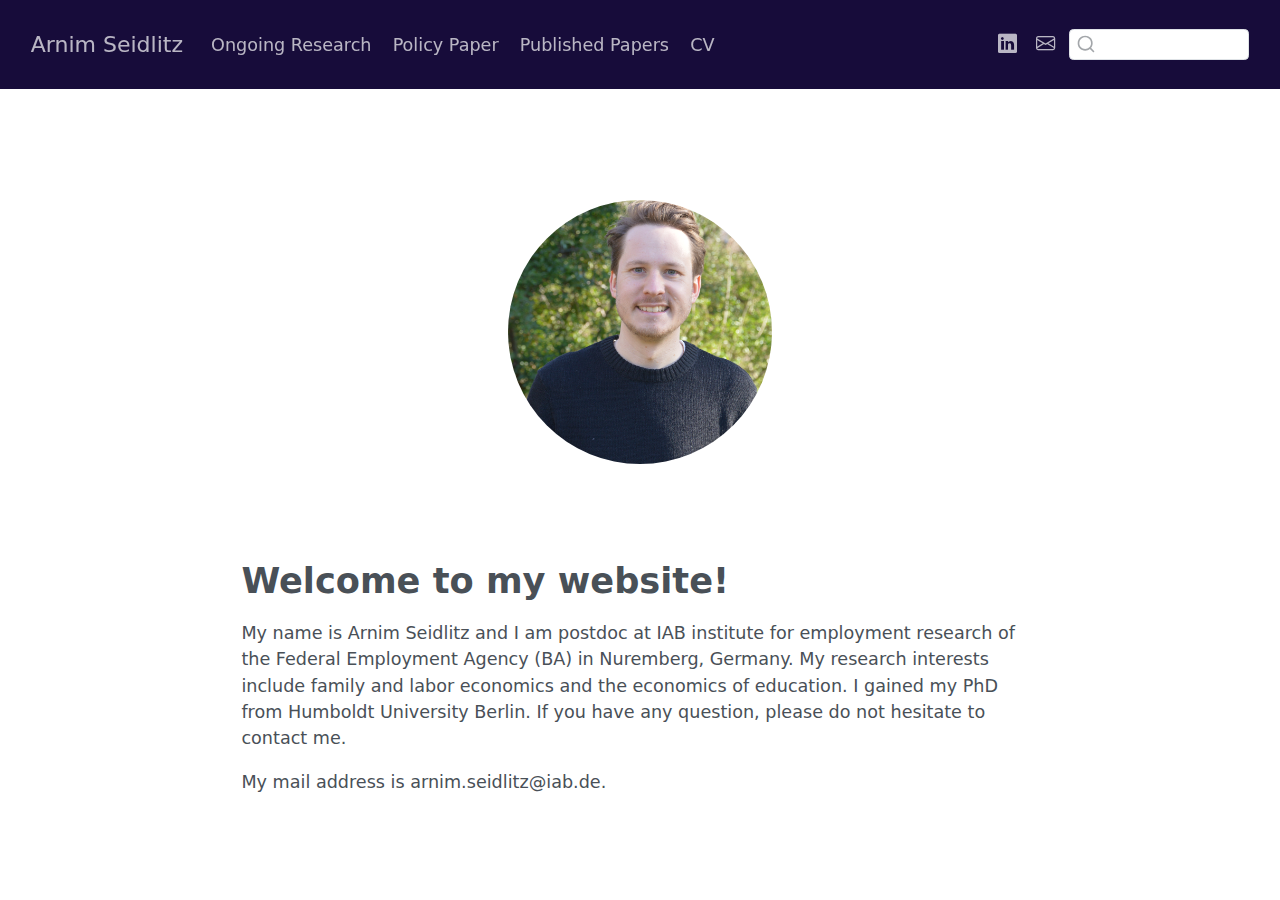
<file: docs/index.html>
<!DOCTYPE html>
<html xmlns="http://www.w3.org/1999/xhtml" lang="en" xml:lang="en"><head>

<meta charset="utf-8">
<meta name="generator" content="quarto-1.6.42">

<meta name="viewport" content="width=device-width, initial-scale=1.0, user-scalable=yes">


<title>Arnim Seidlitz</title>
<style>
code{white-space: pre-wrap;}
span.smallcaps{font-variant: small-caps;}
div.columns{display: flex; gap: min(4vw, 1.5em);}
div.column{flex: auto; overflow-x: auto;}
div.hanging-indent{margin-left: 1.5em; text-indent: -1.5em;}
ul.task-list{list-style: none;}
ul.task-list li input[type="checkbox"] {
  width: 0.8em;
  margin: 0 0.8em 0.2em -1em; /* quarto-specific, see https://github.com/quarto-dev/quarto-cli/issues/4556 */ 
  vertical-align: middle;
}
</style>


<script src="site_libs/quarto-nav/quarto-nav.js"></script>
<script src="site_libs/quarto-nav/headroom.min.js"></script>
<script src="site_libs/clipboard/clipboard.min.js"></script>
<script src="site_libs/quarto-search/autocomplete.umd.js"></script>
<script src="site_libs/quarto-search/fuse.min.js"></script>
<script src="site_libs/quarto-search/quarto-search.js"></script>
<meta name="quarto:offset" content="./">
<script src="site_libs/quarto-html/quarto.js"></script>
<script src="site_libs/quarto-html/popper.min.js"></script>
<script src="site_libs/quarto-html/tippy.umd.min.js"></script>
<link href="site_libs/quarto-html/tippy.css" rel="stylesheet">
<link href="site_libs/quarto-html/quarto-syntax-highlighting-2f5df379a58b258e96c21c0638c20c03.css" rel="stylesheet" id="quarto-text-highlighting-styles">
<script src="site_libs/bootstrap/bootstrap.min.js"></script>
<link href="site_libs/bootstrap/bootstrap-icons.css" rel="stylesheet">
<link href="site_libs/bootstrap/bootstrap-ad6d1f231f4b9231126d8339fd5ede8f.min.css" rel="stylesheet" append-hash="true" id="quarto-bootstrap" data-mode="light">
<script id="quarto-search-options" type="application/json">{
  "location": "navbar",
  "copy-button": false,
  "collapse-after": 3,
  "panel-placement": "end",
  "type": "textbox",
  "limit": 50,
  "keyboard-shortcut": [
    "f",
    "/",
    "s"
  ],
  "language": {
    "search-no-results-text": "No results",
    "search-matching-documents-text": "matching documents",
    "search-copy-link-title": "Copy link to search",
    "search-hide-matches-text": "Hide additional matches",
    "search-more-match-text": "more match in this document",
    "search-more-matches-text": "more matches in this document",
    "search-clear-button-title": "Clear",
    "search-text-placeholder": "",
    "search-detached-cancel-button-title": "Cancel",
    "search-submit-button-title": "Submit",
    "search-label": "Search"
  }
}</script>


</head>

<body class="nav-fixed fullcontent">

<div id="quarto-search-results"></div>
  <header id="quarto-header" class="headroom fixed-top">
    <nav class="navbar navbar-expand-lg " data-bs-theme="dark">
      <div class="navbar-container container-fluid">
      <div class="navbar-brand-container mx-auto">
    <a class="navbar-brand" href="./index.html">
    <span class="navbar-title">Arnim Seidlitz</span>
    </a>
  </div>
            <div id="quarto-search" class="" title="Search"></div>
          <button class="navbar-toggler" type="button" data-bs-toggle="collapse" data-bs-target="#navbarCollapse" aria-controls="navbarCollapse" role="menu" aria-expanded="false" aria-label="Toggle navigation" onclick="if (window.quartoToggleHeadroom) { window.quartoToggleHeadroom(); }">
  <span class="navbar-toggler-icon"></span>
</button>
          <div class="collapse navbar-collapse" id="navbarCollapse">
            <ul class="navbar-nav navbar-nav-scroll me-auto">
  <li class="nav-item">
    <a class="nav-link" href="./ongoing_research/index.html"> 
<span class="menu-text">Ongoing Research</span></a>
  </li>  
  <li class="nav-item">
    <a class="nav-link" href="./policy_papers/index.html"> 
<span class="menu-text">Policy Paper</span></a>
  </li>  
  <li class="nav-item">
    <a class="nav-link" href="./published_papers/index.html"> 
<span class="menu-text">Published Papers</span></a>
  </li>  
  <li class="nav-item">
    <a class="nav-link" href="./cv/index.html"> 
<span class="menu-text">CV</span></a>
  </li>  
</ul>
            <ul class="navbar-nav navbar-nav-scroll ms-auto">
  <li class="nav-item compact">
    <a class="nav-link" href="https://www.linkedin.com/in/arnim-seidlitz-846ab32a1/"> <i class="bi bi-linkedin" role="img">
</i> 
<span class="menu-text"></span></a>
  </li>  
  <li class="nav-item compact">
    <a class="nav-link" href="mailto:arnim.seidlitz@iab.de"> <i class="bi bi-envelope" role="img" aria-label="email">
</i> 
<span class="menu-text"></span></a>
  </li>  
</ul>
          </div> <!-- /navcollapse -->
            <div class="quarto-navbar-tools">
</div>
      </div> <!-- /container-fluid -->
    </nav>
</header>
<!-- content -->
<div id="quarto-content" class="quarto-container page-columns page-rows-contents page-layout-article page-navbar">
<!-- sidebar -->
<!-- margin-sidebar -->
    
<!-- main -->
<main class="content" id="quarto-document-content">




<div class="quarto-about-jolla">
  <img src="img/my_image.jpg" class="about-image
  round " style="height: 15em; width: 15em;">
 <header id="title-block-header" class="quarto-title-block"></header><div id="about-block">
</div>  
</div>

<section id="welcome-to-my-website" class="level1">
<h1>Welcome to my website!</h1>
<p>My name is Arnim Seidlitz and I am postdoc at IAB institute for employment research of the Federal Employment Agency (BA) in Nuremberg, Germany. My research interests include family and labor economics and the economics of education. I gained my PhD from Humboldt University Berlin. If you have any question, please do not hesitate to contact me.</p>
<p>My mail address is arnim.seidlitz@iab.de.</p>



</section>

</main> <!-- /main -->
<script id="quarto-html-after-body" type="application/javascript">
window.document.addEventListener("DOMContentLoaded", function (event) {
  const toggleBodyColorMode = (bsSheetEl) => {
    const mode = bsSheetEl.getAttribute("data-mode");
    const bodyEl = window.document.querySelector("body");
    if (mode === "dark") {
      bodyEl.classList.add("quarto-dark");
      bodyEl.classList.remove("quarto-light");
    } else {
      bodyEl.classList.add("quarto-light");
      bodyEl.classList.remove("quarto-dark");
    }
  }
  const toggleBodyColorPrimary = () => {
    const bsSheetEl = window.document.querySelector("link#quarto-bootstrap");
    if (bsSheetEl) {
      toggleBodyColorMode(bsSheetEl);
    }
  }
  toggleBodyColorPrimary();  
  const isCodeAnnotation = (el) => {
    for (const clz of el.classList) {
      if (clz.startsWith('code-annotation-')) {                     
        return true;
      }
    }
    return false;
  }
  const onCopySuccess = function(e) {
    // button target
    const button = e.trigger;
    // don't keep focus
    button.blur();
    // flash "checked"
    button.classList.add('code-copy-button-checked');
    var currentTitle = button.getAttribute("title");
    button.setAttribute("title", "Copied!");
    let tooltip;
    if (window.bootstrap) {
      button.setAttribute("data-bs-toggle", "tooltip");
      button.setAttribute("data-bs-placement", "left");
      button.setAttribute("data-bs-title", "Copied!");
      tooltip = new bootstrap.Tooltip(button, 
        { trigger: "manual", 
          customClass: "code-copy-button-tooltip",
          offset: [0, -8]});
      tooltip.show();    
    }
    setTimeout(function() {
      if (tooltip) {
        tooltip.hide();
        button.removeAttribute("data-bs-title");
        button.removeAttribute("data-bs-toggle");
        button.removeAttribute("data-bs-placement");
      }
      button.setAttribute("title", currentTitle);
      button.classList.remove('code-copy-button-checked');
    }, 1000);
    // clear code selection
    e.clearSelection();
  }
  const getTextToCopy = function(trigger) {
      const codeEl = trigger.previousElementSibling.cloneNode(true);
      for (const childEl of codeEl.children) {
        if (isCodeAnnotation(childEl)) {
          childEl.remove();
        }
      }
      return codeEl.innerText;
  }
  const clipboard = new window.ClipboardJS('.code-copy-button:not([data-in-quarto-modal])', {
    text: getTextToCopy
  });
  clipboard.on('success', onCopySuccess);
  if (window.document.getElementById('quarto-embedded-source-code-modal')) {
    const clipboardModal = new window.ClipboardJS('.code-copy-button[data-in-quarto-modal]', {
      text: getTextToCopy,
      container: window.document.getElementById('quarto-embedded-source-code-modal')
    });
    clipboardModal.on('success', onCopySuccess);
  }
    var localhostRegex = new RegExp(/^(?:http|https):\/\/localhost\:?[0-9]*\//);
    var mailtoRegex = new RegExp(/^mailto:/);
      var filterRegex = new RegExp('/' + window.location.host + '/');
    var isInternal = (href) => {
        return filterRegex.test(href) || localhostRegex.test(href) || mailtoRegex.test(href);
    }
    // Inspect non-navigation links and adorn them if external
 	var links = window.document.querySelectorAll('a[href]:not(.nav-link):not(.navbar-brand):not(.toc-action):not(.sidebar-link):not(.sidebar-item-toggle):not(.pagination-link):not(.no-external):not([aria-hidden]):not(.dropdown-item):not(.quarto-navigation-tool):not(.about-link)');
    for (var i=0; i<links.length; i++) {
      const link = links[i];
      if (!isInternal(link.href)) {
        // undo the damage that might have been done by quarto-nav.js in the case of
        // links that we want to consider external
        if (link.dataset.originalHref !== undefined) {
          link.href = link.dataset.originalHref;
        }
      }
    }
  function tippyHover(el, contentFn, onTriggerFn, onUntriggerFn) {
    const config = {
      allowHTML: true,
      maxWidth: 500,
      delay: 100,
      arrow: false,
      appendTo: function(el) {
          return el.parentElement;
      },
      interactive: true,
      interactiveBorder: 10,
      theme: 'quarto',
      placement: 'bottom-start',
    };
    if (contentFn) {
      config.content = contentFn;
    }
    if (onTriggerFn) {
      config.onTrigger = onTriggerFn;
    }
    if (onUntriggerFn) {
      config.onUntrigger = onUntriggerFn;
    }
    window.tippy(el, config); 
  }
  const noterefs = window.document.querySelectorAll('a[role="doc-noteref"]');
  for (var i=0; i<noterefs.length; i++) {
    const ref = noterefs[i];
    tippyHover(ref, function() {
      // use id or data attribute instead here
      let href = ref.getAttribute('data-footnote-href') || ref.getAttribute('href');
      try { href = new URL(href).hash; } catch {}
      const id = href.replace(/^#\/?/, "");
      const note = window.document.getElementById(id);
      if (note) {
        return note.innerHTML;
      } else {
        return "";
      }
    });
  }
  const xrefs = window.document.querySelectorAll('a.quarto-xref');
  const processXRef = (id, note) => {
    // Strip column container classes
    const stripColumnClz = (el) => {
      el.classList.remove("page-full", "page-columns");
      if (el.children) {
        for (const child of el.children) {
          stripColumnClz(child);
        }
      }
    }
    stripColumnClz(note)
    if (id === null || id.startsWith('sec-')) {
      // Special case sections, only their first couple elements
      const container = document.createElement("div");
      if (note.children && note.children.length > 2) {
        container.appendChild(note.children[0].cloneNode(true));
        for (let i = 1; i < note.children.length; i++) {
          const child = note.children[i];
          if (child.tagName === "P" && child.innerText === "") {
            continue;
          } else {
            container.appendChild(child.cloneNode(true));
            break;
          }
        }
        if (window.Quarto?.typesetMath) {
          window.Quarto.typesetMath(container);
        }
        return container.innerHTML
      } else {
        if (window.Quarto?.typesetMath) {
          window.Quarto.typesetMath(note);
        }
        return note.innerHTML;
      }
    } else {
      // Remove any anchor links if they are present
      const anchorLink = note.querySelector('a.anchorjs-link');
      if (anchorLink) {
        anchorLink.remove();
      }
      if (window.Quarto?.typesetMath) {
        window.Quarto.typesetMath(note);
      }
      if (note.classList.contains("callout")) {
        return note.outerHTML;
      } else {
        return note.innerHTML;
      }
    }
  }
  for (var i=0; i<xrefs.length; i++) {
    const xref = xrefs[i];
    tippyHover(xref, undefined, function(instance) {
      instance.disable();
      let url = xref.getAttribute('href');
      let hash = undefined; 
      if (url.startsWith('#')) {
        hash = url;
      } else {
        try { hash = new URL(url).hash; } catch {}
      }
      if (hash) {
        const id = hash.replace(/^#\/?/, "");
        const note = window.document.getElementById(id);
        if (note !== null) {
          try {
            const html = processXRef(id, note.cloneNode(true));
            instance.setContent(html);
          } finally {
            instance.enable();
            instance.show();
          }
        } else {
          // See if we can fetch this
          fetch(url.split('#')[0])
          .then(res => res.text())
          .then(html => {
            const parser = new DOMParser();
            const htmlDoc = parser.parseFromString(html, "text/html");
            const note = htmlDoc.getElementById(id);
            if (note !== null) {
              const html = processXRef(id, note);
              instance.setContent(html);
            } 
          }).finally(() => {
            instance.enable();
            instance.show();
          });
        }
      } else {
        // See if we can fetch a full url (with no hash to target)
        // This is a special case and we should probably do some content thinning / targeting
        fetch(url)
        .then(res => res.text())
        .then(html => {
          const parser = new DOMParser();
          const htmlDoc = parser.parseFromString(html, "text/html");
          const note = htmlDoc.querySelector('main.content');
          if (note !== null) {
            // This should only happen for chapter cross references
            // (since there is no id in the URL)
            // remove the first header
            if (note.children.length > 0 && note.children[0].tagName === "HEADER") {
              note.children[0].remove();
            }
            const html = processXRef(null, note);
            instance.setContent(html);
          } 
        }).finally(() => {
          instance.enable();
          instance.show();
        });
      }
    }, function(instance) {
    });
  }
      let selectedAnnoteEl;
      const selectorForAnnotation = ( cell, annotation) => {
        let cellAttr = 'data-code-cell="' + cell + '"';
        let lineAttr = 'data-code-annotation="' +  annotation + '"';
        const selector = 'span[' + cellAttr + '][' + lineAttr + ']';
        return selector;
      }
      const selectCodeLines = (annoteEl) => {
        const doc = window.document;
        const targetCell = annoteEl.getAttribute("data-target-cell");
        const targetAnnotation = annoteEl.getAttribute("data-target-annotation");
        const annoteSpan = window.document.querySelector(selectorForAnnotation(targetCell, targetAnnotation));
        const lines = annoteSpan.getAttribute("data-code-lines").split(",");
        const lineIds = lines.map((line) => {
          return targetCell + "-" + line;
        })
        let top = null;
        let height = null;
        let parent = null;
        if (lineIds.length > 0) {
            //compute the position of the single el (top and bottom and make a div)
            const el = window.document.getElementById(lineIds[0]);
            top = el.offsetTop;
            height = el.offsetHeight;
            parent = el.parentElement.parentElement;
          if (lineIds.length > 1) {
            const lastEl = window.document.getElementById(lineIds[lineIds.length - 1]);
            const bottom = lastEl.offsetTop + lastEl.offsetHeight;
            height = bottom - top;
          }
          if (top !== null && height !== null && parent !== null) {
            // cook up a div (if necessary) and position it 
            let div = window.document.getElementById("code-annotation-line-highlight");
            if (div === null) {
              div = window.document.createElement("div");
              div.setAttribute("id", "code-annotation-line-highlight");
              div.style.position = 'absolute';
              parent.appendChild(div);
            }
            div.style.top = top - 2 + "px";
            div.style.height = height + 4 + "px";
            div.style.left = 0;
            let gutterDiv = window.document.getElementById("code-annotation-line-highlight-gutter");
            if (gutterDiv === null) {
              gutterDiv = window.document.createElement("div");
              gutterDiv.setAttribute("id", "code-annotation-line-highlight-gutter");
              gutterDiv.style.position = 'absolute';
              const codeCell = window.document.getElementById(targetCell);
              const gutter = codeCell.querySelector('.code-annotation-gutter');
              gutter.appendChild(gutterDiv);
            }
            gutterDiv.style.top = top - 2 + "px";
            gutterDiv.style.height = height + 4 + "px";
          }
          selectedAnnoteEl = annoteEl;
        }
      };
      const unselectCodeLines = () => {
        const elementsIds = ["code-annotation-line-highlight", "code-annotation-line-highlight-gutter"];
        elementsIds.forEach((elId) => {
          const div = window.document.getElementById(elId);
          if (div) {
            div.remove();
          }
        });
        selectedAnnoteEl = undefined;
      };
        // Handle positioning of the toggle
    window.addEventListener(
      "resize",
      throttle(() => {
        elRect = undefined;
        if (selectedAnnoteEl) {
          selectCodeLines(selectedAnnoteEl);
        }
      }, 10)
    );
    function throttle(fn, ms) {
    let throttle = false;
    let timer;
      return (...args) => {
        if(!throttle) { // first call gets through
            fn.apply(this, args);
            throttle = true;
        } else { // all the others get throttled
            if(timer) clearTimeout(timer); // cancel #2
            timer = setTimeout(() => {
              fn.apply(this, args);
              timer = throttle = false;
            }, ms);
        }
      };
    }
      // Attach click handler to the DT
      const annoteDls = window.document.querySelectorAll('dt[data-target-cell]');
      for (const annoteDlNode of annoteDls) {
        annoteDlNode.addEventListener('click', (event) => {
          const clickedEl = event.target;
          if (clickedEl !== selectedAnnoteEl) {
            unselectCodeLines();
            const activeEl = window.document.querySelector('dt[data-target-cell].code-annotation-active');
            if (activeEl) {
              activeEl.classList.remove('code-annotation-active');
            }
            selectCodeLines(clickedEl);
            clickedEl.classList.add('code-annotation-active');
          } else {
            // Unselect the line
            unselectCodeLines();
            clickedEl.classList.remove('code-annotation-active');
          }
        });
      }
  const findCites = (el) => {
    const parentEl = el.parentElement;
    if (parentEl) {
      const cites = parentEl.dataset.cites;
      if (cites) {
        return {
          el,
          cites: cites.split(' ')
        };
      } else {
        return findCites(el.parentElement)
      }
    } else {
      return undefined;
    }
  };
  var bibliorefs = window.document.querySelectorAll('a[role="doc-biblioref"]');
  for (var i=0; i<bibliorefs.length; i++) {
    const ref = bibliorefs[i];
    const citeInfo = findCites(ref);
    if (citeInfo) {
      tippyHover(citeInfo.el, function() {
        var popup = window.document.createElement('div');
        citeInfo.cites.forEach(function(cite) {
          var citeDiv = window.document.createElement('div');
          citeDiv.classList.add('hanging-indent');
          citeDiv.classList.add('csl-entry');
          var biblioDiv = window.document.getElementById('ref-' + cite);
          if (biblioDiv) {
            citeDiv.innerHTML = biblioDiv.innerHTML;
          }
          popup.appendChild(citeDiv);
        });
        return popup.innerHTML;
      });
    }
  }
});
</script>
</div> <!-- /content -->




</body></html>
</file>
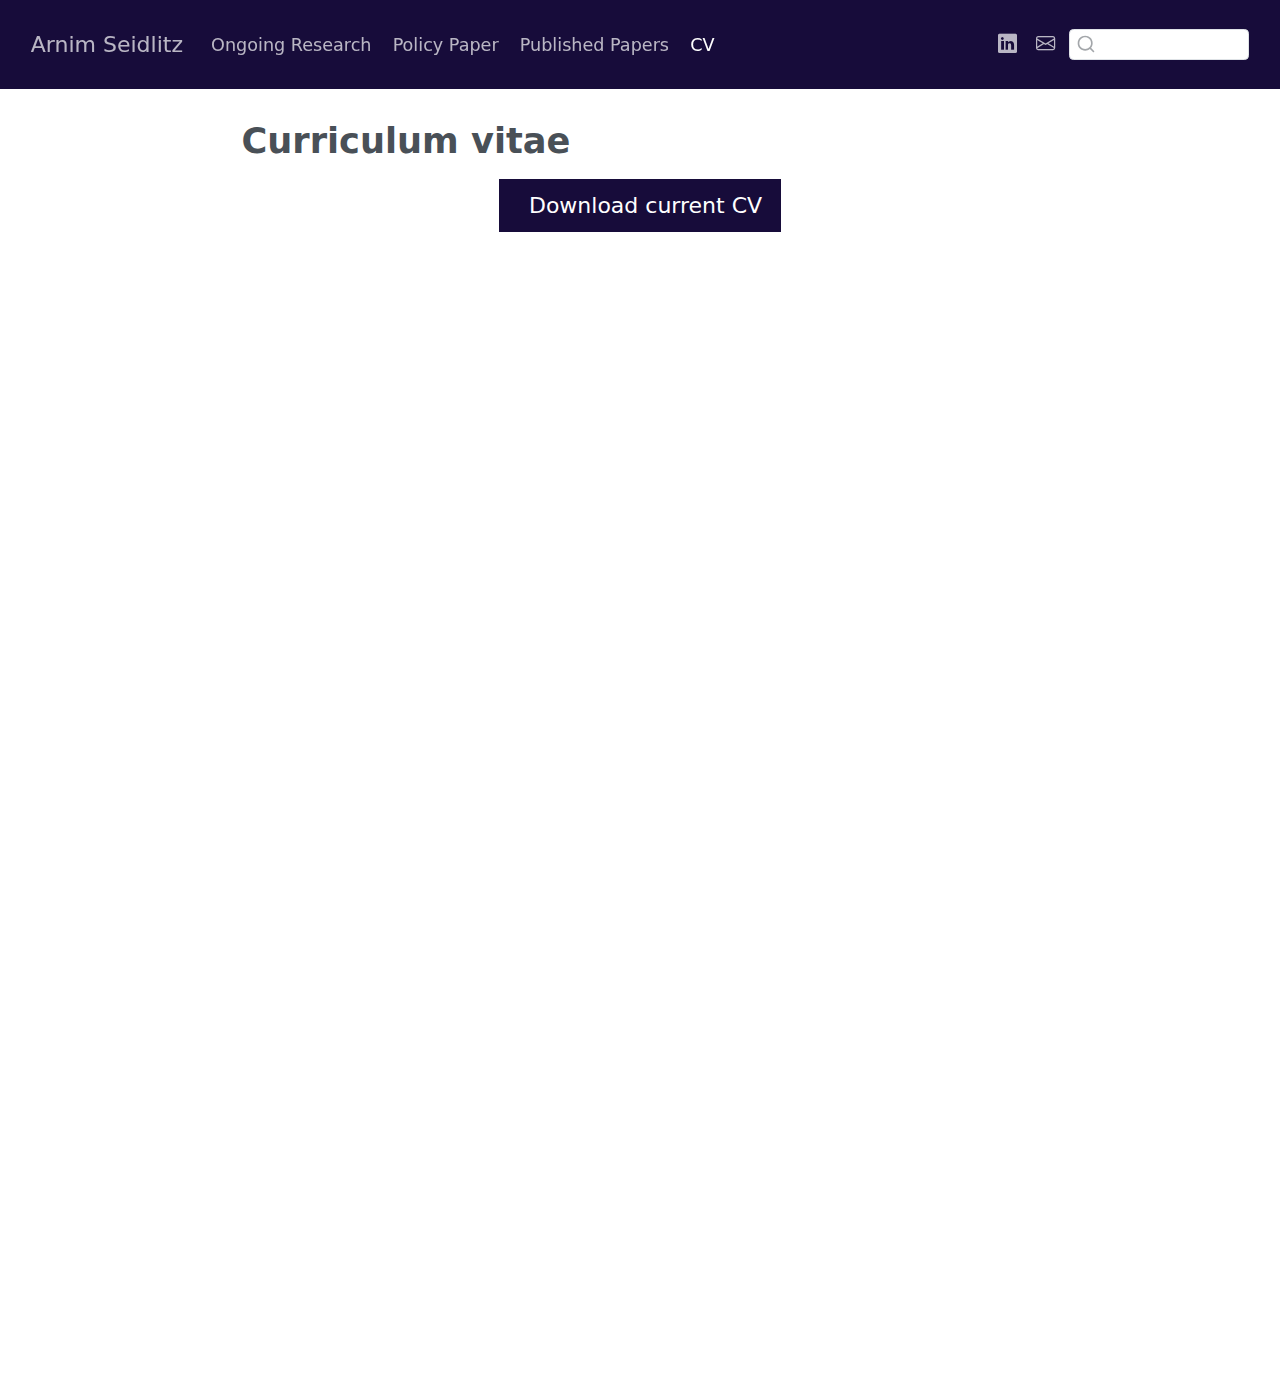
<file: docs/cv/index.html>
<!DOCTYPE html>
<html xmlns="http://www.w3.org/1999/xhtml" lang="en" xml:lang="en"><head>

<meta charset="utf-8">
<meta name="generator" content="quarto-1.6.42">

<meta name="viewport" content="width=device-width, initial-scale=1.0, user-scalable=yes">


<title>Curriculum vitae – Arnim Seidlitz</title>
<style>
code{white-space: pre-wrap;}
span.smallcaps{font-variant: small-caps;}
div.columns{display: flex; gap: min(4vw, 1.5em);}
div.column{flex: auto; overflow-x: auto;}
div.hanging-indent{margin-left: 1.5em; text-indent: -1.5em;}
ul.task-list{list-style: none;}
ul.task-list li input[type="checkbox"] {
  width: 0.8em;
  margin: 0 0.8em 0.2em -1em; /* quarto-specific, see https://github.com/quarto-dev/quarto-cli/issues/4556 */ 
  vertical-align: middle;
}
</style>


<script src="../site_libs/quarto-nav/quarto-nav.js"></script>
<script src="../site_libs/quarto-nav/headroom.min.js"></script>
<script src="../site_libs/clipboard/clipboard.min.js"></script>
<script src="../site_libs/quarto-search/autocomplete.umd.js"></script>
<script src="../site_libs/quarto-search/fuse.min.js"></script>
<script src="../site_libs/quarto-search/quarto-search.js"></script>
<meta name="quarto:offset" content="../">
<script src="../site_libs/quarto-html/quarto.js"></script>
<script src="../site_libs/quarto-html/popper.min.js"></script>
<script src="../site_libs/quarto-html/tippy.umd.min.js"></script>
<script src="../site_libs/quarto-html/anchor.min.js"></script>
<link href="../site_libs/quarto-html/tippy.css" rel="stylesheet">
<link href="../site_libs/quarto-html/quarto-syntax-highlighting-2f5df379a58b258e96c21c0638c20c03.css" rel="stylesheet" id="quarto-text-highlighting-styles">
<script src="../site_libs/bootstrap/bootstrap.min.js"></script>
<link href="../site_libs/bootstrap/bootstrap-icons.css" rel="stylesheet">
<link href="../site_libs/bootstrap/bootstrap-ad6d1f231f4b9231126d8339fd5ede8f.min.css" rel="stylesheet" append-hash="true" id="quarto-bootstrap" data-mode="light">
<script id="quarto-search-options" type="application/json">{
  "location": "navbar",
  "copy-button": false,
  "collapse-after": 3,
  "panel-placement": "end",
  "type": "textbox",
  "limit": 50,
  "keyboard-shortcut": [
    "f",
    "/",
    "s"
  ],
  "language": {
    "search-no-results-text": "No results",
    "search-matching-documents-text": "matching documents",
    "search-copy-link-title": "Copy link to search",
    "search-hide-matches-text": "Hide additional matches",
    "search-more-match-text": "more match in this document",
    "search-more-matches-text": "more matches in this document",
    "search-clear-button-title": "Clear",
    "search-text-placeholder": "",
    "search-detached-cancel-button-title": "Cancel",
    "search-submit-button-title": "Submit",
    "search-label": "Search"
  }
}</script>


</head>

<body class="nav-fixed fullcontent">

<div id="quarto-search-results"></div>
  <header id="quarto-header" class="headroom fixed-top">
    <nav class="navbar navbar-expand-lg " data-bs-theme="dark">
      <div class="navbar-container container-fluid">
      <div class="navbar-brand-container mx-auto">
    <a class="navbar-brand" href="../index.html">
    <span class="navbar-title">Arnim Seidlitz</span>
    </a>
  </div>
            <div id="quarto-search" class="" title="Search"></div>
          <button class="navbar-toggler" type="button" data-bs-toggle="collapse" data-bs-target="#navbarCollapse" aria-controls="navbarCollapse" role="menu" aria-expanded="false" aria-label="Toggle navigation" onclick="if (window.quartoToggleHeadroom) { window.quartoToggleHeadroom(); }">
  <span class="navbar-toggler-icon"></span>
</button>
          <div class="collapse navbar-collapse" id="navbarCollapse">
            <ul class="navbar-nav navbar-nav-scroll me-auto">
  <li class="nav-item">
    <a class="nav-link" href="../ongoing_research/index.html"> 
<span class="menu-text">Ongoing Research</span></a>
  </li>  
  <li class="nav-item">
    <a class="nav-link" href="../policy_papers/index.html"> 
<span class="menu-text">Policy Paper</span></a>
  </li>  
  <li class="nav-item">
    <a class="nav-link" href="../published_papers/index.html"> 
<span class="menu-text">Published Papers</span></a>
  </li>  
  <li class="nav-item">
    <a class="nav-link active" href="../cv/index.html" aria-current="page"> 
<span class="menu-text">CV</span></a>
  </li>  
</ul>
            <ul class="navbar-nav navbar-nav-scroll ms-auto">
  <li class="nav-item compact">
    <a class="nav-link" href="https://www.linkedin.com/in/arnim-seidlitz-846ab32a1/"> <i class="bi bi-linkedin" role="img">
</i> 
<span class="menu-text"></span></a>
  </li>  
  <li class="nav-item compact">
    <a class="nav-link" href="mailto:arnim.seidlitz@iab.de"> <i class="bi bi-envelope" role="img" aria-label="email">
</i> 
<span class="menu-text"></span></a>
  </li>  
</ul>
          </div> <!-- /navcollapse -->
            <div class="quarto-navbar-tools">
</div>
      </div> <!-- /container-fluid -->
    </nav>
</header>
<!-- content -->
<div id="quarto-content" class="quarto-container page-columns page-rows-contents page-layout-article page-navbar">
<!-- sidebar -->
<!-- margin-sidebar -->
    
<!-- main -->
<main class="content" id="quarto-document-content">

<header id="title-block-header" class="quarto-title-block default">
<div class="quarto-title">
<h1 class="title">Curriculum vitae</h1>
</div>



<div class="quarto-title-meta">

    
  
    
  </div>
  


</header>


<div class="cell">
<style type="text/css">
.embed-container {
    position: relative;
    padding-bottom: 129%;
    height: 0;
    overflow: hidden;
    max-width: 100%;
}
.embed-container iframe,
.embed-container object,
.embed-container embed {
    position: absolute;
    top: 0;
    left: 0;
    width: 100%;
    height: 100%;
}
</style>
</div>
<p class="text-center">
  <a class="btn btn-primary btn-lg cv-download" href="cv.pdf" target="_blank">
    <i class="fa-solid fa-file-arrow-down"></i> Download current CV
  </a>
</p>
<div class="embed-container">
  <iframe src="cv.pdf#toolbar=0" style="border: 0.5px;width: 100%;"></iframe>
</div>
<div style="margin: 30px; text-align: center;">


</div>

</main> <!-- /main -->
<script id="quarto-html-after-body" type="application/javascript">
window.document.addEventListener("DOMContentLoaded", function (event) {
  const toggleBodyColorMode = (bsSheetEl) => {
    const mode = bsSheetEl.getAttribute("data-mode");
    const bodyEl = window.document.querySelector("body");
    if (mode === "dark") {
      bodyEl.classList.add("quarto-dark");
      bodyEl.classList.remove("quarto-light");
    } else {
      bodyEl.classList.add("quarto-light");
      bodyEl.classList.remove("quarto-dark");
    }
  }
  const toggleBodyColorPrimary = () => {
    const bsSheetEl = window.document.querySelector("link#quarto-bootstrap");
    if (bsSheetEl) {
      toggleBodyColorMode(bsSheetEl);
    }
  }
  toggleBodyColorPrimary();  
  const icon = "";
  const anchorJS = new window.AnchorJS();
  anchorJS.options = {
    placement: 'right',
    icon: icon
  };
  anchorJS.add('.anchored');
  const isCodeAnnotation = (el) => {
    for (const clz of el.classList) {
      if (clz.startsWith('code-annotation-')) {                     
        return true;
      }
    }
    return false;
  }
  const onCopySuccess = function(e) {
    // button target
    const button = e.trigger;
    // don't keep focus
    button.blur();
    // flash "checked"
    button.classList.add('code-copy-button-checked');
    var currentTitle = button.getAttribute("title");
    button.setAttribute("title", "Copied!");
    let tooltip;
    if (window.bootstrap) {
      button.setAttribute("data-bs-toggle", "tooltip");
      button.setAttribute("data-bs-placement", "left");
      button.setAttribute("data-bs-title", "Copied!");
      tooltip = new bootstrap.Tooltip(button, 
        { trigger: "manual", 
          customClass: "code-copy-button-tooltip",
          offset: [0, -8]});
      tooltip.show();    
    }
    setTimeout(function() {
      if (tooltip) {
        tooltip.hide();
        button.removeAttribute("data-bs-title");
        button.removeAttribute("data-bs-toggle");
        button.removeAttribute("data-bs-placement");
      }
      button.setAttribute("title", currentTitle);
      button.classList.remove('code-copy-button-checked');
    }, 1000);
    // clear code selection
    e.clearSelection();
  }
  const getTextToCopy = function(trigger) {
      const codeEl = trigger.previousElementSibling.cloneNode(true);
      for (const childEl of codeEl.children) {
        if (isCodeAnnotation(childEl)) {
          childEl.remove();
        }
      }
      return codeEl.innerText;
  }
  const clipboard = new window.ClipboardJS('.code-copy-button:not([data-in-quarto-modal])', {
    text: getTextToCopy
  });
  clipboard.on('success', onCopySuccess);
  if (window.document.getElementById('quarto-embedded-source-code-modal')) {
    const clipboardModal = new window.ClipboardJS('.code-copy-button[data-in-quarto-modal]', {
      text: getTextToCopy,
      container: window.document.getElementById('quarto-embedded-source-code-modal')
    });
    clipboardModal.on('success', onCopySuccess);
  }
    var localhostRegex = new RegExp(/^(?:http|https):\/\/localhost\:?[0-9]*\//);
    var mailtoRegex = new RegExp(/^mailto:/);
      var filterRegex = new RegExp('/' + window.location.host + '/');
    var isInternal = (href) => {
        return filterRegex.test(href) || localhostRegex.test(href) || mailtoRegex.test(href);
    }
    // Inspect non-navigation links and adorn them if external
 	var links = window.document.querySelectorAll('a[href]:not(.nav-link):not(.navbar-brand):not(.toc-action):not(.sidebar-link):not(.sidebar-item-toggle):not(.pagination-link):not(.no-external):not([aria-hidden]):not(.dropdown-item):not(.quarto-navigation-tool):not(.about-link)');
    for (var i=0; i<links.length; i++) {
      const link = links[i];
      if (!isInternal(link.href)) {
        // undo the damage that might have been done by quarto-nav.js in the case of
        // links that we want to consider external
        if (link.dataset.originalHref !== undefined) {
          link.href = link.dataset.originalHref;
        }
      }
    }
  function tippyHover(el, contentFn, onTriggerFn, onUntriggerFn) {
    const config = {
      allowHTML: true,
      maxWidth: 500,
      delay: 100,
      arrow: false,
      appendTo: function(el) {
          return el.parentElement;
      },
      interactive: true,
      interactiveBorder: 10,
      theme: 'quarto',
      placement: 'bottom-start',
    };
    if (contentFn) {
      config.content = contentFn;
    }
    if (onTriggerFn) {
      config.onTrigger = onTriggerFn;
    }
    if (onUntriggerFn) {
      config.onUntrigger = onUntriggerFn;
    }
    window.tippy(el, config); 
  }
  const noterefs = window.document.querySelectorAll('a[role="doc-noteref"]');
  for (var i=0; i<noterefs.length; i++) {
    const ref = noterefs[i];
    tippyHover(ref, function() {
      // use id or data attribute instead here
      let href = ref.getAttribute('data-footnote-href') || ref.getAttribute('href');
      try { href = new URL(href).hash; } catch {}
      const id = href.replace(/^#\/?/, "");
      const note = window.document.getElementById(id);
      if (note) {
        return note.innerHTML;
      } else {
        return "";
      }
    });
  }
  const xrefs = window.document.querySelectorAll('a.quarto-xref');
  const processXRef = (id, note) => {
    // Strip column container classes
    const stripColumnClz = (el) => {
      el.classList.remove("page-full", "page-columns");
      if (el.children) {
        for (const child of el.children) {
          stripColumnClz(child);
        }
      }
    }
    stripColumnClz(note)
    if (id === null || id.startsWith('sec-')) {
      // Special case sections, only their first couple elements
      const container = document.createElement("div");
      if (note.children && note.children.length > 2) {
        container.appendChild(note.children[0].cloneNode(true));
        for (let i = 1; i < note.children.length; i++) {
          const child = note.children[i];
          if (child.tagName === "P" && child.innerText === "") {
            continue;
          } else {
            container.appendChild(child.cloneNode(true));
            break;
          }
        }
        if (window.Quarto?.typesetMath) {
          window.Quarto.typesetMath(container);
        }
        return container.innerHTML
      } else {
        if (window.Quarto?.typesetMath) {
          window.Quarto.typesetMath(note);
        }
        return note.innerHTML;
      }
    } else {
      // Remove any anchor links if they are present
      const anchorLink = note.querySelector('a.anchorjs-link');
      if (anchorLink) {
        anchorLink.remove();
      }
      if (window.Quarto?.typesetMath) {
        window.Quarto.typesetMath(note);
      }
      if (note.classList.contains("callout")) {
        return note.outerHTML;
      } else {
        return note.innerHTML;
      }
    }
  }
  for (var i=0; i<xrefs.length; i++) {
    const xref = xrefs[i];
    tippyHover(xref, undefined, function(instance) {
      instance.disable();
      let url = xref.getAttribute('href');
      let hash = undefined; 
      if (url.startsWith('#')) {
        hash = url;
      } else {
        try { hash = new URL(url).hash; } catch {}
      }
      if (hash) {
        const id = hash.replace(/^#\/?/, "");
        const note = window.document.getElementById(id);
        if (note !== null) {
          try {
            const html = processXRef(id, note.cloneNode(true));
            instance.setContent(html);
          } finally {
            instance.enable();
            instance.show();
          }
        } else {
          // See if we can fetch this
          fetch(url.split('#')[0])
          .then(res => res.text())
          .then(html => {
            const parser = new DOMParser();
            const htmlDoc = parser.parseFromString(html, "text/html");
            const note = htmlDoc.getElementById(id);
            if (note !== null) {
              const html = processXRef(id, note);
              instance.setContent(html);
            } 
          }).finally(() => {
            instance.enable();
            instance.show();
          });
        }
      } else {
        // See if we can fetch a full url (with no hash to target)
        // This is a special case and we should probably do some content thinning / targeting
        fetch(url)
        .then(res => res.text())
        .then(html => {
          const parser = new DOMParser();
          const htmlDoc = parser.parseFromString(html, "text/html");
          const note = htmlDoc.querySelector('main.content');
          if (note !== null) {
            // This should only happen for chapter cross references
            // (since there is no id in the URL)
            // remove the first header
            if (note.children.length > 0 && note.children[0].tagName === "HEADER") {
              note.children[0].remove();
            }
            const html = processXRef(null, note);
            instance.setContent(html);
          } 
        }).finally(() => {
          instance.enable();
          instance.show();
        });
      }
    }, function(instance) {
    });
  }
      let selectedAnnoteEl;
      const selectorForAnnotation = ( cell, annotation) => {
        let cellAttr = 'data-code-cell="' + cell + '"';
        let lineAttr = 'data-code-annotation="' +  annotation + '"';
        const selector = 'span[' + cellAttr + '][' + lineAttr + ']';
        return selector;
      }
      const selectCodeLines = (annoteEl) => {
        const doc = window.document;
        const targetCell = annoteEl.getAttribute("data-target-cell");
        const targetAnnotation = annoteEl.getAttribute("data-target-annotation");
        const annoteSpan = window.document.querySelector(selectorForAnnotation(targetCell, targetAnnotation));
        const lines = annoteSpan.getAttribute("data-code-lines").split(",");
        const lineIds = lines.map((line) => {
          return targetCell + "-" + line;
        })
        let top = null;
        let height = null;
        let parent = null;
        if (lineIds.length > 0) {
            //compute the position of the single el (top and bottom and make a div)
            const el = window.document.getElementById(lineIds[0]);
            top = el.offsetTop;
            height = el.offsetHeight;
            parent = el.parentElement.parentElement;
          if (lineIds.length > 1) {
            const lastEl = window.document.getElementById(lineIds[lineIds.length - 1]);
            const bottom = lastEl.offsetTop + lastEl.offsetHeight;
            height = bottom - top;
          }
          if (top !== null && height !== null && parent !== null) {
            // cook up a div (if necessary) and position it 
            let div = window.document.getElementById("code-annotation-line-highlight");
            if (div === null) {
              div = window.document.createElement("div");
              div.setAttribute("id", "code-annotation-line-highlight");
              div.style.position = 'absolute';
              parent.appendChild(div);
            }
            div.style.top = top - 2 + "px";
            div.style.height = height + 4 + "px";
            div.style.left = 0;
            let gutterDiv = window.document.getElementById("code-annotation-line-highlight-gutter");
            if (gutterDiv === null) {
              gutterDiv = window.document.createElement("div");
              gutterDiv.setAttribute("id", "code-annotation-line-highlight-gutter");
              gutterDiv.style.position = 'absolute';
              const codeCell = window.document.getElementById(targetCell);
              const gutter = codeCell.querySelector('.code-annotation-gutter');
              gutter.appendChild(gutterDiv);
            }
            gutterDiv.style.top = top - 2 + "px";
            gutterDiv.style.height = height + 4 + "px";
          }
          selectedAnnoteEl = annoteEl;
        }
      };
      const unselectCodeLines = () => {
        const elementsIds = ["code-annotation-line-highlight", "code-annotation-line-highlight-gutter"];
        elementsIds.forEach((elId) => {
          const div = window.document.getElementById(elId);
          if (div) {
            div.remove();
          }
        });
        selectedAnnoteEl = undefined;
      };
        // Handle positioning of the toggle
    window.addEventListener(
      "resize",
      throttle(() => {
        elRect = undefined;
        if (selectedAnnoteEl) {
          selectCodeLines(selectedAnnoteEl);
        }
      }, 10)
    );
    function throttle(fn, ms) {
    let throttle = false;
    let timer;
      return (...args) => {
        if(!throttle) { // first call gets through
            fn.apply(this, args);
            throttle = true;
        } else { // all the others get throttled
            if(timer) clearTimeout(timer); // cancel #2
            timer = setTimeout(() => {
              fn.apply(this, args);
              timer = throttle = false;
            }, ms);
        }
      };
    }
      // Attach click handler to the DT
      const annoteDls = window.document.querySelectorAll('dt[data-target-cell]');
      for (const annoteDlNode of annoteDls) {
        annoteDlNode.addEventListener('click', (event) => {
          const clickedEl = event.target;
          if (clickedEl !== selectedAnnoteEl) {
            unselectCodeLines();
            const activeEl = window.document.querySelector('dt[data-target-cell].code-annotation-active');
            if (activeEl) {
              activeEl.classList.remove('code-annotation-active');
            }
            selectCodeLines(clickedEl);
            clickedEl.classList.add('code-annotation-active');
          } else {
            // Unselect the line
            unselectCodeLines();
            clickedEl.classList.remove('code-annotation-active');
          }
        });
      }
  const findCites = (el) => {
    const parentEl = el.parentElement;
    if (parentEl) {
      const cites = parentEl.dataset.cites;
      if (cites) {
        return {
          el,
          cites: cites.split(' ')
        };
      } else {
        return findCites(el.parentElement)
      }
    } else {
      return undefined;
    }
  };
  var bibliorefs = window.document.querySelectorAll('a[role="doc-biblioref"]');
  for (var i=0; i<bibliorefs.length; i++) {
    const ref = bibliorefs[i];
    const citeInfo = findCites(ref);
    if (citeInfo) {
      tippyHover(citeInfo.el, function() {
        var popup = window.document.createElement('div');
        citeInfo.cites.forEach(function(cite) {
          var citeDiv = window.document.createElement('div');
          citeDiv.classList.add('hanging-indent');
          citeDiv.classList.add('csl-entry');
          var biblioDiv = window.document.getElementById('ref-' + cite);
          if (biblioDiv) {
            citeDiv.innerHTML = biblioDiv.innerHTML;
          }
          popup.appendChild(citeDiv);
        });
        return popup.innerHTML;
      });
    }
  }
});
</script>
</div> <!-- /content -->




</body></html>
</file>
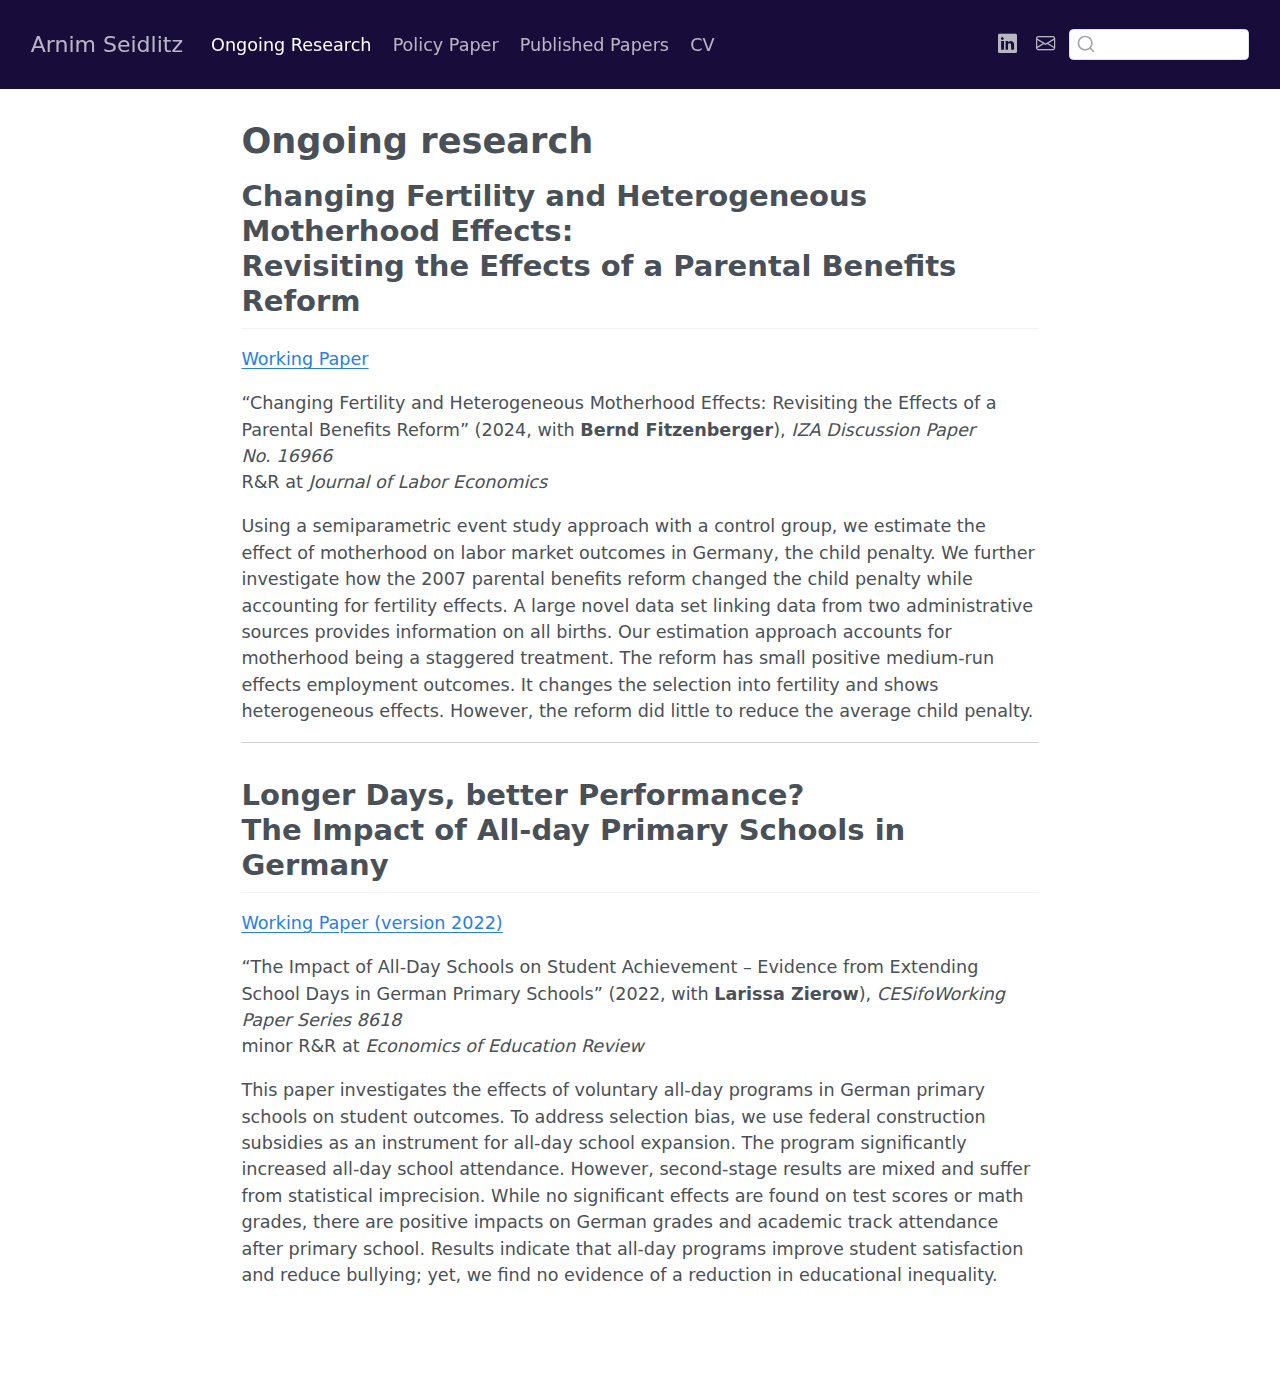
<file: docs/ongoing_research/index.html>
<!DOCTYPE html>
<html xmlns="http://www.w3.org/1999/xhtml" lang="en" xml:lang="en"><head>

<meta charset="utf-8">
<meta name="generator" content="quarto-1.6.42">

<meta name="viewport" content="width=device-width, initial-scale=1.0, user-scalable=yes">


<title>Ongoing research – Arnim Seidlitz</title>
<style>
code{white-space: pre-wrap;}
span.smallcaps{font-variant: small-caps;}
div.columns{display: flex; gap: min(4vw, 1.5em);}
div.column{flex: auto; overflow-x: auto;}
div.hanging-indent{margin-left: 1.5em; text-indent: -1.5em;}
ul.task-list{list-style: none;}
ul.task-list li input[type="checkbox"] {
  width: 0.8em;
  margin: 0 0.8em 0.2em -1em; /* quarto-specific, see https://github.com/quarto-dev/quarto-cli/issues/4556 */ 
  vertical-align: middle;
}
</style>


<script src="../site_libs/quarto-nav/quarto-nav.js"></script>
<script src="../site_libs/quarto-nav/headroom.min.js"></script>
<script src="../site_libs/clipboard/clipboard.min.js"></script>
<script src="../site_libs/quarto-search/autocomplete.umd.js"></script>
<script src="../site_libs/quarto-search/fuse.min.js"></script>
<script src="../site_libs/quarto-search/quarto-search.js"></script>
<meta name="quarto:offset" content="../">
<script src="../site_libs/quarto-html/quarto.js"></script>
<script src="../site_libs/quarto-html/popper.min.js"></script>
<script src="../site_libs/quarto-html/tippy.umd.min.js"></script>
<script src="../site_libs/quarto-html/anchor.min.js"></script>
<link href="../site_libs/quarto-html/tippy.css" rel="stylesheet">
<link href="../site_libs/quarto-html/quarto-syntax-highlighting-2f5df379a58b258e96c21c0638c20c03.css" rel="stylesheet" id="quarto-text-highlighting-styles">
<script src="../site_libs/bootstrap/bootstrap.min.js"></script>
<link href="../site_libs/bootstrap/bootstrap-icons.css" rel="stylesheet">
<link href="../site_libs/bootstrap/bootstrap-ad6d1f231f4b9231126d8339fd5ede8f.min.css" rel="stylesheet" append-hash="true" id="quarto-bootstrap" data-mode="light">
<script id="quarto-search-options" type="application/json">{
  "location": "navbar",
  "copy-button": false,
  "collapse-after": 3,
  "panel-placement": "end",
  "type": "textbox",
  "limit": 50,
  "keyboard-shortcut": [
    "f",
    "/",
    "s"
  ],
  "language": {
    "search-no-results-text": "No results",
    "search-matching-documents-text": "matching documents",
    "search-copy-link-title": "Copy link to search",
    "search-hide-matches-text": "Hide additional matches",
    "search-more-match-text": "more match in this document",
    "search-more-matches-text": "more matches in this document",
    "search-clear-button-title": "Clear",
    "search-text-placeholder": "",
    "search-detached-cancel-button-title": "Cancel",
    "search-submit-button-title": "Submit",
    "search-label": "Search"
  }
}</script>


</head>

<body class="nav-fixed fullcontent">

<div id="quarto-search-results"></div>
  <header id="quarto-header" class="headroom fixed-top">
    <nav class="navbar navbar-expand-lg " data-bs-theme="dark">
      <div class="navbar-container container-fluid">
      <div class="navbar-brand-container mx-auto">
    <a class="navbar-brand" href="../index.html">
    <span class="navbar-title">Arnim Seidlitz</span>
    </a>
  </div>
            <div id="quarto-search" class="" title="Search"></div>
          <button class="navbar-toggler" type="button" data-bs-toggle="collapse" data-bs-target="#navbarCollapse" aria-controls="navbarCollapse" role="menu" aria-expanded="false" aria-label="Toggle navigation" onclick="if (window.quartoToggleHeadroom) { window.quartoToggleHeadroom(); }">
  <span class="navbar-toggler-icon"></span>
</button>
          <div class="collapse navbar-collapse" id="navbarCollapse">
            <ul class="navbar-nav navbar-nav-scroll me-auto">
  <li class="nav-item">
    <a class="nav-link active" href="../ongoing_research/index.html" aria-current="page"> 
<span class="menu-text">Ongoing Research</span></a>
  </li>  
  <li class="nav-item">
    <a class="nav-link" href="../policy_papers/index.html"> 
<span class="menu-text">Policy Paper</span></a>
  </li>  
  <li class="nav-item">
    <a class="nav-link" href="../published_papers/index.html"> 
<span class="menu-text">Published Papers</span></a>
  </li>  
  <li class="nav-item">
    <a class="nav-link" href="../cv/index.html"> 
<span class="menu-text">CV</span></a>
  </li>  
</ul>
            <ul class="navbar-nav navbar-nav-scroll ms-auto">
  <li class="nav-item compact">
    <a class="nav-link" href="https://www.linkedin.com/in/arnim-seidlitz-846ab32a1/"> <i class="bi bi-linkedin" role="img">
</i> 
<span class="menu-text"></span></a>
  </li>  
  <li class="nav-item compact">
    <a class="nav-link" href="mailto:arnim.seidlitz@iab.de"> <i class="bi bi-envelope" role="img" aria-label="email">
</i> 
<span class="menu-text"></span></a>
  </li>  
</ul>
          </div> <!-- /navcollapse -->
            <div class="quarto-navbar-tools">
</div>
      </div> <!-- /container-fluid -->
    </nav>
</header>
<!-- content -->
<div id="quarto-content" class="quarto-container page-columns page-rows-contents page-layout-article page-navbar">
<!-- sidebar -->
<!-- margin-sidebar -->
    
<!-- main -->
<main class="content" id="quarto-document-content">

<header id="title-block-header" class="quarto-title-block default">
<div class="quarto-title">
<h1 class="title">Ongoing research</h1>
</div>



<div class="quarto-title-meta">

    
  
    
  </div>
  


</header>


<section id="changing-fertility-and-heterogeneous-motherhood-effects-revisiting-the-effects-of-a-parental-benefits-reform" class="level2">
<h2 class="anchored" data-anchor-id="changing-fertility-and-heterogeneous-motherhood-effects-revisiting-the-effects-of-a-parental-benefits-reform">Changing Fertility and Heterogeneous Motherhood Effects: <br> Revisiting the Effects of a Parental Benefits Reform</h2>
<p><a href="https://www.iza.org/publications/dp/16966/changing-fertility-and-heterogeneous-motherhood-effects-revisiting-the-effects-of-a-parental-benefits-reform" target="_blank"> Working Paper</a></p>
<p>“Changing Fertility and Heterogeneous Motherhood Effects: Revisiting the Effects of a Parental Benefits Reform” (2024, with <strong>Bernd Fitzenberger</strong>), <em>IZA Discussion Paper No.&nbsp;16966</em> <br> R&amp;R at <em>Journal of Labor Economics</em></p>
<p>Using a semiparametric event study approach with a control group, we estimate the effect of motherhood on labor market outcomes in Germany, the child penalty. We further investigate how the 2007 parental benefits reform changed the child penalty while accounting for fertility effects. A large novel data set linking data from two administrative sources provides information on all births. Our estimation approach accounts for motherhood being a staggered treatment. The reform has small positive medium-run effects employment outcomes. It changes the selection into fertility and shows heterogeneous effects. However, the reform did little to reduce the average child penalty.</p>
<hr>
</section>
<section id="longer-days-better-performance-the-impact-of-all-day-primary-schools-in-germany" class="level2">
<h2 class="anchored" data-anchor-id="longer-days-better-performance-the-impact-of-all-day-primary-schools-in-germany">Longer Days, better Performance? <br> The Impact of All-day Primary Schools in Germany</h2>
<p><a href="https://www.cesifo.org/de/publikationen/2020/working-paper/impact-all-day-schools-student-achievement-evidence-extending"> Working Paper (version 2022) </a></p>
<p>“The Impact of All-Day Schools on Student Achievement – Evidence from Extending School Days in German Primary Schools” (2022, with <strong>Larissa Zierow</strong>), <em>CESifoWorking Paper Series 8618</em> <br> minor R&amp;R at <em>Economics of Education Review</em></p>
<p>This paper investigates the effects of voluntary all-day programs in German primary schools on student outcomes. To address selection bias, we use federal construction subsidies as an instrument for all-day school expansion. The program significantly increased all-day school attendance. However, second-stage results are mixed and suffer from statistical imprecision. While no significant effects are found on test scores or math grades, there are positive impacts on German grades and academic track attendance after primary school. Results indicate that all-day programs improve student satisfaction and reduce bullying; yet, we find no evidence of a reduction in educational inequality.</p>


</section>

</main> <!-- /main -->
<script id="quarto-html-after-body" type="application/javascript">
window.document.addEventListener("DOMContentLoaded", function (event) {
  const toggleBodyColorMode = (bsSheetEl) => {
    const mode = bsSheetEl.getAttribute("data-mode");
    const bodyEl = window.document.querySelector("body");
    if (mode === "dark") {
      bodyEl.classList.add("quarto-dark");
      bodyEl.classList.remove("quarto-light");
    } else {
      bodyEl.classList.add("quarto-light");
      bodyEl.classList.remove("quarto-dark");
    }
  }
  const toggleBodyColorPrimary = () => {
    const bsSheetEl = window.document.querySelector("link#quarto-bootstrap");
    if (bsSheetEl) {
      toggleBodyColorMode(bsSheetEl);
    }
  }
  toggleBodyColorPrimary();  
  const icon = "";
  const anchorJS = new window.AnchorJS();
  anchorJS.options = {
    placement: 'right',
    icon: icon
  };
  anchorJS.add('.anchored');
  const isCodeAnnotation = (el) => {
    for (const clz of el.classList) {
      if (clz.startsWith('code-annotation-')) {                     
        return true;
      }
    }
    return false;
  }
  const onCopySuccess = function(e) {
    // button target
    const button = e.trigger;
    // don't keep focus
    button.blur();
    // flash "checked"
    button.classList.add('code-copy-button-checked');
    var currentTitle = button.getAttribute("title");
    button.setAttribute("title", "Copied!");
    let tooltip;
    if (window.bootstrap) {
      button.setAttribute("data-bs-toggle", "tooltip");
      button.setAttribute("data-bs-placement", "left");
      button.setAttribute("data-bs-title", "Copied!");
      tooltip = new bootstrap.Tooltip(button, 
        { trigger: "manual", 
          customClass: "code-copy-button-tooltip",
          offset: [0, -8]});
      tooltip.show();    
    }
    setTimeout(function() {
      if (tooltip) {
        tooltip.hide();
        button.removeAttribute("data-bs-title");
        button.removeAttribute("data-bs-toggle");
        button.removeAttribute("data-bs-placement");
      }
      button.setAttribute("title", currentTitle);
      button.classList.remove('code-copy-button-checked');
    }, 1000);
    // clear code selection
    e.clearSelection();
  }
  const getTextToCopy = function(trigger) {
      const codeEl = trigger.previousElementSibling.cloneNode(true);
      for (const childEl of codeEl.children) {
        if (isCodeAnnotation(childEl)) {
          childEl.remove();
        }
      }
      return codeEl.innerText;
  }
  const clipboard = new window.ClipboardJS('.code-copy-button:not([data-in-quarto-modal])', {
    text: getTextToCopy
  });
  clipboard.on('success', onCopySuccess);
  if (window.document.getElementById('quarto-embedded-source-code-modal')) {
    const clipboardModal = new window.ClipboardJS('.code-copy-button[data-in-quarto-modal]', {
      text: getTextToCopy,
      container: window.document.getElementById('quarto-embedded-source-code-modal')
    });
    clipboardModal.on('success', onCopySuccess);
  }
    var localhostRegex = new RegExp(/^(?:http|https):\/\/localhost\:?[0-9]*\//);
    var mailtoRegex = new RegExp(/^mailto:/);
      var filterRegex = new RegExp('/' + window.location.host + '/');
    var isInternal = (href) => {
        return filterRegex.test(href) || localhostRegex.test(href) || mailtoRegex.test(href);
    }
    // Inspect non-navigation links and adorn them if external
 	var links = window.document.querySelectorAll('a[href]:not(.nav-link):not(.navbar-brand):not(.toc-action):not(.sidebar-link):not(.sidebar-item-toggle):not(.pagination-link):not(.no-external):not([aria-hidden]):not(.dropdown-item):not(.quarto-navigation-tool):not(.about-link)');
    for (var i=0; i<links.length; i++) {
      const link = links[i];
      if (!isInternal(link.href)) {
        // undo the damage that might have been done by quarto-nav.js in the case of
        // links that we want to consider external
        if (link.dataset.originalHref !== undefined) {
          link.href = link.dataset.originalHref;
        }
      }
    }
  function tippyHover(el, contentFn, onTriggerFn, onUntriggerFn) {
    const config = {
      allowHTML: true,
      maxWidth: 500,
      delay: 100,
      arrow: false,
      appendTo: function(el) {
          return el.parentElement;
      },
      interactive: true,
      interactiveBorder: 10,
      theme: 'quarto',
      placement: 'bottom-start',
    };
    if (contentFn) {
      config.content = contentFn;
    }
    if (onTriggerFn) {
      config.onTrigger = onTriggerFn;
    }
    if (onUntriggerFn) {
      config.onUntrigger = onUntriggerFn;
    }
    window.tippy(el, config); 
  }
  const noterefs = window.document.querySelectorAll('a[role="doc-noteref"]');
  for (var i=0; i<noterefs.length; i++) {
    const ref = noterefs[i];
    tippyHover(ref, function() {
      // use id or data attribute instead here
      let href = ref.getAttribute('data-footnote-href') || ref.getAttribute('href');
      try { href = new URL(href).hash; } catch {}
      const id = href.replace(/^#\/?/, "");
      const note = window.document.getElementById(id);
      if (note) {
        return note.innerHTML;
      } else {
        return "";
      }
    });
  }
  const xrefs = window.document.querySelectorAll('a.quarto-xref');
  const processXRef = (id, note) => {
    // Strip column container classes
    const stripColumnClz = (el) => {
      el.classList.remove("page-full", "page-columns");
      if (el.children) {
        for (const child of el.children) {
          stripColumnClz(child);
        }
      }
    }
    stripColumnClz(note)
    if (id === null || id.startsWith('sec-')) {
      // Special case sections, only their first couple elements
      const container = document.createElement("div");
      if (note.children && note.children.length > 2) {
        container.appendChild(note.children[0].cloneNode(true));
        for (let i = 1; i < note.children.length; i++) {
          const child = note.children[i];
          if (child.tagName === "P" && child.innerText === "") {
            continue;
          } else {
            container.appendChild(child.cloneNode(true));
            break;
          }
        }
        if (window.Quarto?.typesetMath) {
          window.Quarto.typesetMath(container);
        }
        return container.innerHTML
      } else {
        if (window.Quarto?.typesetMath) {
          window.Quarto.typesetMath(note);
        }
        return note.innerHTML;
      }
    } else {
      // Remove any anchor links if they are present
      const anchorLink = note.querySelector('a.anchorjs-link');
      if (anchorLink) {
        anchorLink.remove();
      }
      if (window.Quarto?.typesetMath) {
        window.Quarto.typesetMath(note);
      }
      if (note.classList.contains("callout")) {
        return note.outerHTML;
      } else {
        return note.innerHTML;
      }
    }
  }
  for (var i=0; i<xrefs.length; i++) {
    const xref = xrefs[i];
    tippyHover(xref, undefined, function(instance) {
      instance.disable();
      let url = xref.getAttribute('href');
      let hash = undefined; 
      if (url.startsWith('#')) {
        hash = url;
      } else {
        try { hash = new URL(url).hash; } catch {}
      }
      if (hash) {
        const id = hash.replace(/^#\/?/, "");
        const note = window.document.getElementById(id);
        if (note !== null) {
          try {
            const html = processXRef(id, note.cloneNode(true));
            instance.setContent(html);
          } finally {
            instance.enable();
            instance.show();
          }
        } else {
          // See if we can fetch this
          fetch(url.split('#')[0])
          .then(res => res.text())
          .then(html => {
            const parser = new DOMParser();
            const htmlDoc = parser.parseFromString(html, "text/html");
            const note = htmlDoc.getElementById(id);
            if (note !== null) {
              const html = processXRef(id, note);
              instance.setContent(html);
            } 
          }).finally(() => {
            instance.enable();
            instance.show();
          });
        }
      } else {
        // See if we can fetch a full url (with no hash to target)
        // This is a special case and we should probably do some content thinning / targeting
        fetch(url)
        .then(res => res.text())
        .then(html => {
          const parser = new DOMParser();
          const htmlDoc = parser.parseFromString(html, "text/html");
          const note = htmlDoc.querySelector('main.content');
          if (note !== null) {
            // This should only happen for chapter cross references
            // (since there is no id in the URL)
            // remove the first header
            if (note.children.length > 0 && note.children[0].tagName === "HEADER") {
              note.children[0].remove();
            }
            const html = processXRef(null, note);
            instance.setContent(html);
          } 
        }).finally(() => {
          instance.enable();
          instance.show();
        });
      }
    }, function(instance) {
    });
  }
      let selectedAnnoteEl;
      const selectorForAnnotation = ( cell, annotation) => {
        let cellAttr = 'data-code-cell="' + cell + '"';
        let lineAttr = 'data-code-annotation="' +  annotation + '"';
        const selector = 'span[' + cellAttr + '][' + lineAttr + ']';
        return selector;
      }
      const selectCodeLines = (annoteEl) => {
        const doc = window.document;
        const targetCell = annoteEl.getAttribute("data-target-cell");
        const targetAnnotation = annoteEl.getAttribute("data-target-annotation");
        const annoteSpan = window.document.querySelector(selectorForAnnotation(targetCell, targetAnnotation));
        const lines = annoteSpan.getAttribute("data-code-lines").split(",");
        const lineIds = lines.map((line) => {
          return targetCell + "-" + line;
        })
        let top = null;
        let height = null;
        let parent = null;
        if (lineIds.length > 0) {
            //compute the position of the single el (top and bottom and make a div)
            const el = window.document.getElementById(lineIds[0]);
            top = el.offsetTop;
            height = el.offsetHeight;
            parent = el.parentElement.parentElement;
          if (lineIds.length > 1) {
            const lastEl = window.document.getElementById(lineIds[lineIds.length - 1]);
            const bottom = lastEl.offsetTop + lastEl.offsetHeight;
            height = bottom - top;
          }
          if (top !== null && height !== null && parent !== null) {
            // cook up a div (if necessary) and position it 
            let div = window.document.getElementById("code-annotation-line-highlight");
            if (div === null) {
              div = window.document.createElement("div");
              div.setAttribute("id", "code-annotation-line-highlight");
              div.style.position = 'absolute';
              parent.appendChild(div);
            }
            div.style.top = top - 2 + "px";
            div.style.height = height + 4 + "px";
            div.style.left = 0;
            let gutterDiv = window.document.getElementById("code-annotation-line-highlight-gutter");
            if (gutterDiv === null) {
              gutterDiv = window.document.createElement("div");
              gutterDiv.setAttribute("id", "code-annotation-line-highlight-gutter");
              gutterDiv.style.position = 'absolute';
              const codeCell = window.document.getElementById(targetCell);
              const gutter = codeCell.querySelector('.code-annotation-gutter');
              gutter.appendChild(gutterDiv);
            }
            gutterDiv.style.top = top - 2 + "px";
            gutterDiv.style.height = height + 4 + "px";
          }
          selectedAnnoteEl = annoteEl;
        }
      };
      const unselectCodeLines = () => {
        const elementsIds = ["code-annotation-line-highlight", "code-annotation-line-highlight-gutter"];
        elementsIds.forEach((elId) => {
          const div = window.document.getElementById(elId);
          if (div) {
            div.remove();
          }
        });
        selectedAnnoteEl = undefined;
      };
        // Handle positioning of the toggle
    window.addEventListener(
      "resize",
      throttle(() => {
        elRect = undefined;
        if (selectedAnnoteEl) {
          selectCodeLines(selectedAnnoteEl);
        }
      }, 10)
    );
    function throttle(fn, ms) {
    let throttle = false;
    let timer;
      return (...args) => {
        if(!throttle) { // first call gets through
            fn.apply(this, args);
            throttle = true;
        } else { // all the others get throttled
            if(timer) clearTimeout(timer); // cancel #2
            timer = setTimeout(() => {
              fn.apply(this, args);
              timer = throttle = false;
            }, ms);
        }
      };
    }
      // Attach click handler to the DT
      const annoteDls = window.document.querySelectorAll('dt[data-target-cell]');
      for (const annoteDlNode of annoteDls) {
        annoteDlNode.addEventListener('click', (event) => {
          const clickedEl = event.target;
          if (clickedEl !== selectedAnnoteEl) {
            unselectCodeLines();
            const activeEl = window.document.querySelector('dt[data-target-cell].code-annotation-active');
            if (activeEl) {
              activeEl.classList.remove('code-annotation-active');
            }
            selectCodeLines(clickedEl);
            clickedEl.classList.add('code-annotation-active');
          } else {
            // Unselect the line
            unselectCodeLines();
            clickedEl.classList.remove('code-annotation-active');
          }
        });
      }
  const findCites = (el) => {
    const parentEl = el.parentElement;
    if (parentEl) {
      const cites = parentEl.dataset.cites;
      if (cites) {
        return {
          el,
          cites: cites.split(' ')
        };
      } else {
        return findCites(el.parentElement)
      }
    } else {
      return undefined;
    }
  };
  var bibliorefs = window.document.querySelectorAll('a[role="doc-biblioref"]');
  for (var i=0; i<bibliorefs.length; i++) {
    const ref = bibliorefs[i];
    const citeInfo = findCites(ref);
    if (citeInfo) {
      tippyHover(citeInfo.el, function() {
        var popup = window.document.createElement('div');
        citeInfo.cites.forEach(function(cite) {
          var citeDiv = window.document.createElement('div');
          citeDiv.classList.add('hanging-indent');
          citeDiv.classList.add('csl-entry');
          var biblioDiv = window.document.getElementById('ref-' + cite);
          if (biblioDiv) {
            citeDiv.innerHTML = biblioDiv.innerHTML;
          }
          popup.appendChild(citeDiv);
        });
        return popup.innerHTML;
      });
    }
  }
});
</script>
</div> <!-- /content -->




</body></html>
</file>
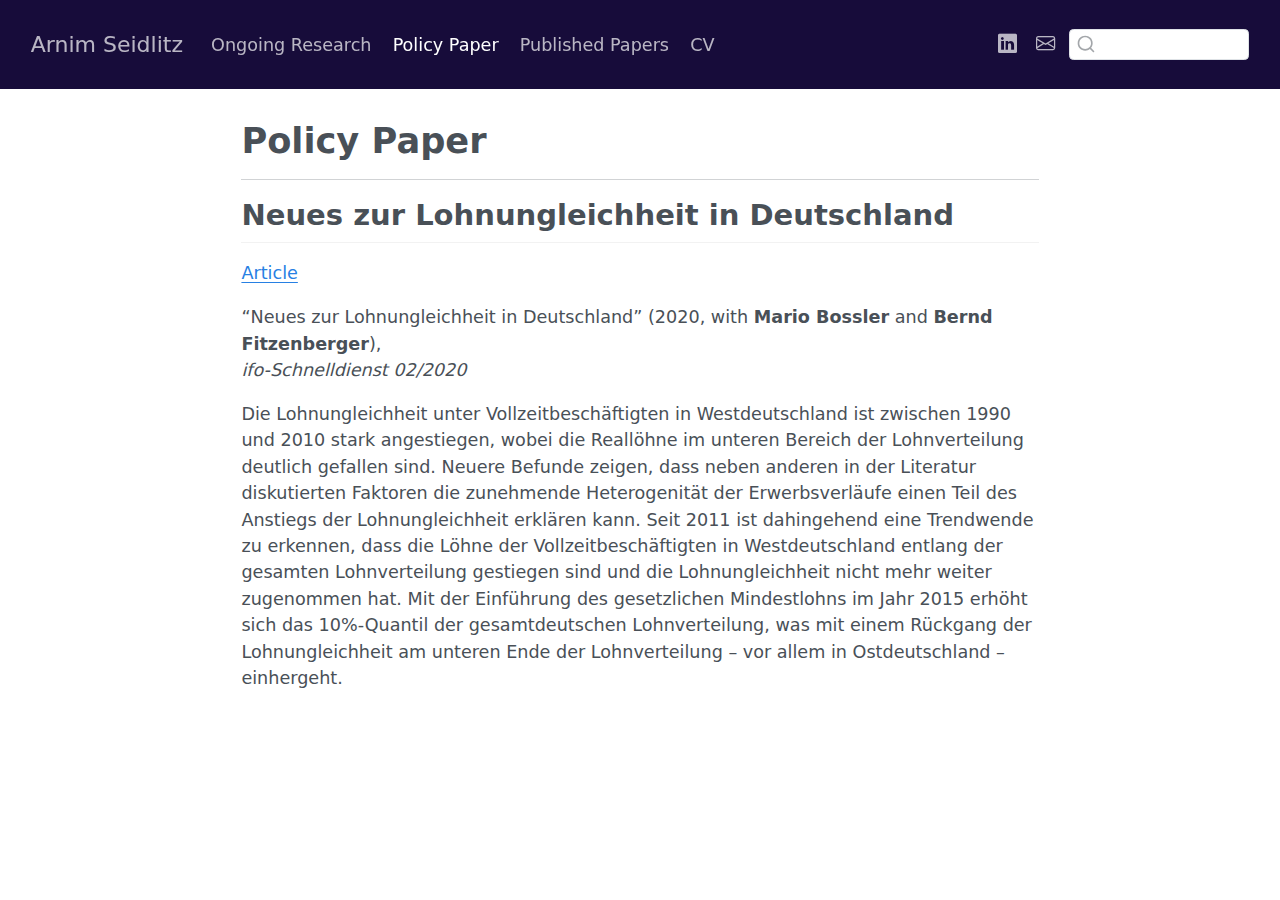
<file: docs/policy_papers/index.html>
<!DOCTYPE html>
<html xmlns="http://www.w3.org/1999/xhtml" lang="en" xml:lang="en"><head>

<meta charset="utf-8">
<meta name="generator" content="quarto-1.6.42">

<meta name="viewport" content="width=device-width, initial-scale=1.0, user-scalable=yes">


<title>Policy Paper – Arnim Seidlitz</title>
<style>
code{white-space: pre-wrap;}
span.smallcaps{font-variant: small-caps;}
div.columns{display: flex; gap: min(4vw, 1.5em);}
div.column{flex: auto; overflow-x: auto;}
div.hanging-indent{margin-left: 1.5em; text-indent: -1.5em;}
ul.task-list{list-style: none;}
ul.task-list li input[type="checkbox"] {
  width: 0.8em;
  margin: 0 0.8em 0.2em -1em; /* quarto-specific, see https://github.com/quarto-dev/quarto-cli/issues/4556 */ 
  vertical-align: middle;
}
</style>


<script src="../site_libs/quarto-nav/quarto-nav.js"></script>
<script src="../site_libs/quarto-nav/headroom.min.js"></script>
<script src="../site_libs/clipboard/clipboard.min.js"></script>
<script src="../site_libs/quarto-search/autocomplete.umd.js"></script>
<script src="../site_libs/quarto-search/fuse.min.js"></script>
<script src="../site_libs/quarto-search/quarto-search.js"></script>
<meta name="quarto:offset" content="../">
<script src="../site_libs/quarto-html/quarto.js"></script>
<script src="../site_libs/quarto-html/popper.min.js"></script>
<script src="../site_libs/quarto-html/tippy.umd.min.js"></script>
<script src="../site_libs/quarto-html/anchor.min.js"></script>
<link href="../site_libs/quarto-html/tippy.css" rel="stylesheet">
<link href="../site_libs/quarto-html/quarto-syntax-highlighting-2f5df379a58b258e96c21c0638c20c03.css" rel="stylesheet" id="quarto-text-highlighting-styles">
<script src="../site_libs/bootstrap/bootstrap.min.js"></script>
<link href="../site_libs/bootstrap/bootstrap-icons.css" rel="stylesheet">
<link href="../site_libs/bootstrap/bootstrap-ad6d1f231f4b9231126d8339fd5ede8f.min.css" rel="stylesheet" append-hash="true" id="quarto-bootstrap" data-mode="light">
<script id="quarto-search-options" type="application/json">{
  "location": "navbar",
  "copy-button": false,
  "collapse-after": 3,
  "panel-placement": "end",
  "type": "textbox",
  "limit": 50,
  "keyboard-shortcut": [
    "f",
    "/",
    "s"
  ],
  "language": {
    "search-no-results-text": "No results",
    "search-matching-documents-text": "matching documents",
    "search-copy-link-title": "Copy link to search",
    "search-hide-matches-text": "Hide additional matches",
    "search-more-match-text": "more match in this document",
    "search-more-matches-text": "more matches in this document",
    "search-clear-button-title": "Clear",
    "search-text-placeholder": "",
    "search-detached-cancel-button-title": "Cancel",
    "search-submit-button-title": "Submit",
    "search-label": "Search"
  }
}</script>


</head>

<body class="nav-fixed fullcontent">

<div id="quarto-search-results"></div>
  <header id="quarto-header" class="headroom fixed-top">
    <nav class="navbar navbar-expand-lg " data-bs-theme="dark">
      <div class="navbar-container container-fluid">
      <div class="navbar-brand-container mx-auto">
    <a class="navbar-brand" href="../index.html">
    <span class="navbar-title">Arnim Seidlitz</span>
    </a>
  </div>
            <div id="quarto-search" class="" title="Search"></div>
          <button class="navbar-toggler" type="button" data-bs-toggle="collapse" data-bs-target="#navbarCollapse" aria-controls="navbarCollapse" role="menu" aria-expanded="false" aria-label="Toggle navigation" onclick="if (window.quartoToggleHeadroom) { window.quartoToggleHeadroom(); }">
  <span class="navbar-toggler-icon"></span>
</button>
          <div class="collapse navbar-collapse" id="navbarCollapse">
            <ul class="navbar-nav navbar-nav-scroll me-auto">
  <li class="nav-item">
    <a class="nav-link" href="../ongoing_research/index.html"> 
<span class="menu-text">Ongoing Research</span></a>
  </li>  
  <li class="nav-item">
    <a class="nav-link active" href="../policy_papers/index.html" aria-current="page"> 
<span class="menu-text">Policy Paper</span></a>
  </li>  
  <li class="nav-item">
    <a class="nav-link" href="../published_papers/index.html"> 
<span class="menu-text">Published Papers</span></a>
  </li>  
  <li class="nav-item">
    <a class="nav-link" href="../cv/index.html"> 
<span class="menu-text">CV</span></a>
  </li>  
</ul>
            <ul class="navbar-nav navbar-nav-scroll ms-auto">
  <li class="nav-item compact">
    <a class="nav-link" href="https://www.linkedin.com/in/arnim-seidlitz-846ab32a1/"> <i class="bi bi-linkedin" role="img">
</i> 
<span class="menu-text"></span></a>
  </li>  
  <li class="nav-item compact">
    <a class="nav-link" href="mailto:arnim.seidlitz@iab.de"> <i class="bi bi-envelope" role="img" aria-label="email">
</i> 
<span class="menu-text"></span></a>
  </li>  
</ul>
          </div> <!-- /navcollapse -->
            <div class="quarto-navbar-tools">
</div>
      </div> <!-- /container-fluid -->
    </nav>
</header>
<!-- content -->
<div id="quarto-content" class="quarto-container page-columns page-rows-contents page-layout-article page-navbar">
<!-- sidebar -->
<!-- margin-sidebar -->
    
<!-- main -->
<main class="content" id="quarto-document-content">

<header id="title-block-header" class="quarto-title-block default">
<div class="quarto-title">
<h1 class="title">Policy Paper</h1>
</div>



<div class="quarto-title-meta">

    
  
    
  </div>
  


</header>


<hr>
<section id="neues-zur-lohnungleichheit-in-deutschland" class="level2">
<h2 class="anchored" data-anchor-id="neues-zur-lohnungleichheit-in-deutschland">Neues zur Lohnungleichheit in Deutschland</h2>
<p><a href="https://www.ifo.de/publikationen/2020/aufsatz-zeitschrift/ungleichheit-unter-der-lupe-neue-politische-antworten-auf"> Article </a></p>
<p>“Neues zur Lohnungleichheit in Deutschland” (2020, with <strong>Mario Bossler</strong> and <strong>Bernd Fitzenberger</strong>),<br> <em>ifo-Schnelldienst 02/2020</em></p>
<p>Die Lohnungleichheit unter Vollzeitbeschäftigten in Westdeutschland ist zwischen 1990 und 2010 stark angestiegen, wobei die Reallöhne im unteren Bereich der Lohnverteilung deutlich gefallen sind. Neuere Befunde zeigen, dass neben anderen in der Literatur diskutierten Faktoren die zunehmende Heterogenität der Erwerbsverläufe einen Teil des Anstiegs der Lohnungleichheit erklären kann. Seit 2011 ist dahingehend eine Trendwende zu erkennen, dass die Löhne der Vollzeitbeschäftigten in Westdeutschland entlang der gesamten Lohnverteilung gestiegen sind und die Lohnungleichheit nicht mehr weiter zugenommen hat. Mit der Einführung des gesetzlichen Mindestlohns im Jahr 2015 erhöht sich das 10%-Quantil der gesamtdeutschen Lohnverteilung, was mit einem Rückgang der Lohnungleichheit am unteren Ende der Lohnverteilung – vor allem in Ostdeutschland – einhergeht.</p>


</section>

</main> <!-- /main -->
<script id="quarto-html-after-body" type="application/javascript">
window.document.addEventListener("DOMContentLoaded", function (event) {
  const toggleBodyColorMode = (bsSheetEl) => {
    const mode = bsSheetEl.getAttribute("data-mode");
    const bodyEl = window.document.querySelector("body");
    if (mode === "dark") {
      bodyEl.classList.add("quarto-dark");
      bodyEl.classList.remove("quarto-light");
    } else {
      bodyEl.classList.add("quarto-light");
      bodyEl.classList.remove("quarto-dark");
    }
  }
  const toggleBodyColorPrimary = () => {
    const bsSheetEl = window.document.querySelector("link#quarto-bootstrap");
    if (bsSheetEl) {
      toggleBodyColorMode(bsSheetEl);
    }
  }
  toggleBodyColorPrimary();  
  const icon = "";
  const anchorJS = new window.AnchorJS();
  anchorJS.options = {
    placement: 'right',
    icon: icon
  };
  anchorJS.add('.anchored');
  const isCodeAnnotation = (el) => {
    for (const clz of el.classList) {
      if (clz.startsWith('code-annotation-')) {                     
        return true;
      }
    }
    return false;
  }
  const onCopySuccess = function(e) {
    // button target
    const button = e.trigger;
    // don't keep focus
    button.blur();
    // flash "checked"
    button.classList.add('code-copy-button-checked');
    var currentTitle = button.getAttribute("title");
    button.setAttribute("title", "Copied!");
    let tooltip;
    if (window.bootstrap) {
      button.setAttribute("data-bs-toggle", "tooltip");
      button.setAttribute("data-bs-placement", "left");
      button.setAttribute("data-bs-title", "Copied!");
      tooltip = new bootstrap.Tooltip(button, 
        { trigger: "manual", 
          customClass: "code-copy-button-tooltip",
          offset: [0, -8]});
      tooltip.show();    
    }
    setTimeout(function() {
      if (tooltip) {
        tooltip.hide();
        button.removeAttribute("data-bs-title");
        button.removeAttribute("data-bs-toggle");
        button.removeAttribute("data-bs-placement");
      }
      button.setAttribute("title", currentTitle);
      button.classList.remove('code-copy-button-checked');
    }, 1000);
    // clear code selection
    e.clearSelection();
  }
  const getTextToCopy = function(trigger) {
      const codeEl = trigger.previousElementSibling.cloneNode(true);
      for (const childEl of codeEl.children) {
        if (isCodeAnnotation(childEl)) {
          childEl.remove();
        }
      }
      return codeEl.innerText;
  }
  const clipboard = new window.ClipboardJS('.code-copy-button:not([data-in-quarto-modal])', {
    text: getTextToCopy
  });
  clipboard.on('success', onCopySuccess);
  if (window.document.getElementById('quarto-embedded-source-code-modal')) {
    const clipboardModal = new window.ClipboardJS('.code-copy-button[data-in-quarto-modal]', {
      text: getTextToCopy,
      container: window.document.getElementById('quarto-embedded-source-code-modal')
    });
    clipboardModal.on('success', onCopySuccess);
  }
    var localhostRegex = new RegExp(/^(?:http|https):\/\/localhost\:?[0-9]*\//);
    var mailtoRegex = new RegExp(/^mailto:/);
      var filterRegex = new RegExp('/' + window.location.host + '/');
    var isInternal = (href) => {
        return filterRegex.test(href) || localhostRegex.test(href) || mailtoRegex.test(href);
    }
    // Inspect non-navigation links and adorn them if external
 	var links = window.document.querySelectorAll('a[href]:not(.nav-link):not(.navbar-brand):not(.toc-action):not(.sidebar-link):not(.sidebar-item-toggle):not(.pagination-link):not(.no-external):not([aria-hidden]):not(.dropdown-item):not(.quarto-navigation-tool):not(.about-link)');
    for (var i=0; i<links.length; i++) {
      const link = links[i];
      if (!isInternal(link.href)) {
        // undo the damage that might have been done by quarto-nav.js in the case of
        // links that we want to consider external
        if (link.dataset.originalHref !== undefined) {
          link.href = link.dataset.originalHref;
        }
      }
    }
  function tippyHover(el, contentFn, onTriggerFn, onUntriggerFn) {
    const config = {
      allowHTML: true,
      maxWidth: 500,
      delay: 100,
      arrow: false,
      appendTo: function(el) {
          return el.parentElement;
      },
      interactive: true,
      interactiveBorder: 10,
      theme: 'quarto',
      placement: 'bottom-start',
    };
    if (contentFn) {
      config.content = contentFn;
    }
    if (onTriggerFn) {
      config.onTrigger = onTriggerFn;
    }
    if (onUntriggerFn) {
      config.onUntrigger = onUntriggerFn;
    }
    window.tippy(el, config); 
  }
  const noterefs = window.document.querySelectorAll('a[role="doc-noteref"]');
  for (var i=0; i<noterefs.length; i++) {
    const ref = noterefs[i];
    tippyHover(ref, function() {
      // use id or data attribute instead here
      let href = ref.getAttribute('data-footnote-href') || ref.getAttribute('href');
      try { href = new URL(href).hash; } catch {}
      const id = href.replace(/^#\/?/, "");
      const note = window.document.getElementById(id);
      if (note) {
        return note.innerHTML;
      } else {
        return "";
      }
    });
  }
  const xrefs = window.document.querySelectorAll('a.quarto-xref');
  const processXRef = (id, note) => {
    // Strip column container classes
    const stripColumnClz = (el) => {
      el.classList.remove("page-full", "page-columns");
      if (el.children) {
        for (const child of el.children) {
          stripColumnClz(child);
        }
      }
    }
    stripColumnClz(note)
    if (id === null || id.startsWith('sec-')) {
      // Special case sections, only their first couple elements
      const container = document.createElement("div");
      if (note.children && note.children.length > 2) {
        container.appendChild(note.children[0].cloneNode(true));
        for (let i = 1; i < note.children.length; i++) {
          const child = note.children[i];
          if (child.tagName === "P" && child.innerText === "") {
            continue;
          } else {
            container.appendChild(child.cloneNode(true));
            break;
          }
        }
        if (window.Quarto?.typesetMath) {
          window.Quarto.typesetMath(container);
        }
        return container.innerHTML
      } else {
        if (window.Quarto?.typesetMath) {
          window.Quarto.typesetMath(note);
        }
        return note.innerHTML;
      }
    } else {
      // Remove any anchor links if they are present
      const anchorLink = note.querySelector('a.anchorjs-link');
      if (anchorLink) {
        anchorLink.remove();
      }
      if (window.Quarto?.typesetMath) {
        window.Quarto.typesetMath(note);
      }
      if (note.classList.contains("callout")) {
        return note.outerHTML;
      } else {
        return note.innerHTML;
      }
    }
  }
  for (var i=0; i<xrefs.length; i++) {
    const xref = xrefs[i];
    tippyHover(xref, undefined, function(instance) {
      instance.disable();
      let url = xref.getAttribute('href');
      let hash = undefined; 
      if (url.startsWith('#')) {
        hash = url;
      } else {
        try { hash = new URL(url).hash; } catch {}
      }
      if (hash) {
        const id = hash.replace(/^#\/?/, "");
        const note = window.document.getElementById(id);
        if (note !== null) {
          try {
            const html = processXRef(id, note.cloneNode(true));
            instance.setContent(html);
          } finally {
            instance.enable();
            instance.show();
          }
        } else {
          // See if we can fetch this
          fetch(url.split('#')[0])
          .then(res => res.text())
          .then(html => {
            const parser = new DOMParser();
            const htmlDoc = parser.parseFromString(html, "text/html");
            const note = htmlDoc.getElementById(id);
            if (note !== null) {
              const html = processXRef(id, note);
              instance.setContent(html);
            } 
          }).finally(() => {
            instance.enable();
            instance.show();
          });
        }
      } else {
        // See if we can fetch a full url (with no hash to target)
        // This is a special case and we should probably do some content thinning / targeting
        fetch(url)
        .then(res => res.text())
        .then(html => {
          const parser = new DOMParser();
          const htmlDoc = parser.parseFromString(html, "text/html");
          const note = htmlDoc.querySelector('main.content');
          if (note !== null) {
            // This should only happen for chapter cross references
            // (since there is no id in the URL)
            // remove the first header
            if (note.children.length > 0 && note.children[0].tagName === "HEADER") {
              note.children[0].remove();
            }
            const html = processXRef(null, note);
            instance.setContent(html);
          } 
        }).finally(() => {
          instance.enable();
          instance.show();
        });
      }
    }, function(instance) {
    });
  }
      let selectedAnnoteEl;
      const selectorForAnnotation = ( cell, annotation) => {
        let cellAttr = 'data-code-cell="' + cell + '"';
        let lineAttr = 'data-code-annotation="' +  annotation + '"';
        const selector = 'span[' + cellAttr + '][' + lineAttr + ']';
        return selector;
      }
      const selectCodeLines = (annoteEl) => {
        const doc = window.document;
        const targetCell = annoteEl.getAttribute("data-target-cell");
        const targetAnnotation = annoteEl.getAttribute("data-target-annotation");
        const annoteSpan = window.document.querySelector(selectorForAnnotation(targetCell, targetAnnotation));
        const lines = annoteSpan.getAttribute("data-code-lines").split(",");
        const lineIds = lines.map((line) => {
          return targetCell + "-" + line;
        })
        let top = null;
        let height = null;
        let parent = null;
        if (lineIds.length > 0) {
            //compute the position of the single el (top and bottom and make a div)
            const el = window.document.getElementById(lineIds[0]);
            top = el.offsetTop;
            height = el.offsetHeight;
            parent = el.parentElement.parentElement;
          if (lineIds.length > 1) {
            const lastEl = window.document.getElementById(lineIds[lineIds.length - 1]);
            const bottom = lastEl.offsetTop + lastEl.offsetHeight;
            height = bottom - top;
          }
          if (top !== null && height !== null && parent !== null) {
            // cook up a div (if necessary) and position it 
            let div = window.document.getElementById("code-annotation-line-highlight");
            if (div === null) {
              div = window.document.createElement("div");
              div.setAttribute("id", "code-annotation-line-highlight");
              div.style.position = 'absolute';
              parent.appendChild(div);
            }
            div.style.top = top - 2 + "px";
            div.style.height = height + 4 + "px";
            div.style.left = 0;
            let gutterDiv = window.document.getElementById("code-annotation-line-highlight-gutter");
            if (gutterDiv === null) {
              gutterDiv = window.document.createElement("div");
              gutterDiv.setAttribute("id", "code-annotation-line-highlight-gutter");
              gutterDiv.style.position = 'absolute';
              const codeCell = window.document.getElementById(targetCell);
              const gutter = codeCell.querySelector('.code-annotation-gutter');
              gutter.appendChild(gutterDiv);
            }
            gutterDiv.style.top = top - 2 + "px";
            gutterDiv.style.height = height + 4 + "px";
          }
          selectedAnnoteEl = annoteEl;
        }
      };
      const unselectCodeLines = () => {
        const elementsIds = ["code-annotation-line-highlight", "code-annotation-line-highlight-gutter"];
        elementsIds.forEach((elId) => {
          const div = window.document.getElementById(elId);
          if (div) {
            div.remove();
          }
        });
        selectedAnnoteEl = undefined;
      };
        // Handle positioning of the toggle
    window.addEventListener(
      "resize",
      throttle(() => {
        elRect = undefined;
        if (selectedAnnoteEl) {
          selectCodeLines(selectedAnnoteEl);
        }
      }, 10)
    );
    function throttle(fn, ms) {
    let throttle = false;
    let timer;
      return (...args) => {
        if(!throttle) { // first call gets through
            fn.apply(this, args);
            throttle = true;
        } else { // all the others get throttled
            if(timer) clearTimeout(timer); // cancel #2
            timer = setTimeout(() => {
              fn.apply(this, args);
              timer = throttle = false;
            }, ms);
        }
      };
    }
      // Attach click handler to the DT
      const annoteDls = window.document.querySelectorAll('dt[data-target-cell]');
      for (const annoteDlNode of annoteDls) {
        annoteDlNode.addEventListener('click', (event) => {
          const clickedEl = event.target;
          if (clickedEl !== selectedAnnoteEl) {
            unselectCodeLines();
            const activeEl = window.document.querySelector('dt[data-target-cell].code-annotation-active');
            if (activeEl) {
              activeEl.classList.remove('code-annotation-active');
            }
            selectCodeLines(clickedEl);
            clickedEl.classList.add('code-annotation-active');
          } else {
            // Unselect the line
            unselectCodeLines();
            clickedEl.classList.remove('code-annotation-active');
          }
        });
      }
  const findCites = (el) => {
    const parentEl = el.parentElement;
    if (parentEl) {
      const cites = parentEl.dataset.cites;
      if (cites) {
        return {
          el,
          cites: cites.split(' ')
        };
      } else {
        return findCites(el.parentElement)
      }
    } else {
      return undefined;
    }
  };
  var bibliorefs = window.document.querySelectorAll('a[role="doc-biblioref"]');
  for (var i=0; i<bibliorefs.length; i++) {
    const ref = bibliorefs[i];
    const citeInfo = findCites(ref);
    if (citeInfo) {
      tippyHover(citeInfo.el, function() {
        var popup = window.document.createElement('div');
        citeInfo.cites.forEach(function(cite) {
          var citeDiv = window.document.createElement('div');
          citeDiv.classList.add('hanging-indent');
          citeDiv.classList.add('csl-entry');
          var biblioDiv = window.document.getElementById('ref-' + cite);
          if (biblioDiv) {
            citeDiv.innerHTML = biblioDiv.innerHTML;
          }
          popup.appendChild(citeDiv);
        });
        return popup.innerHTML;
      });
    }
  }
});
</script>
</div> <!-- /content -->




</body></html>
</file>
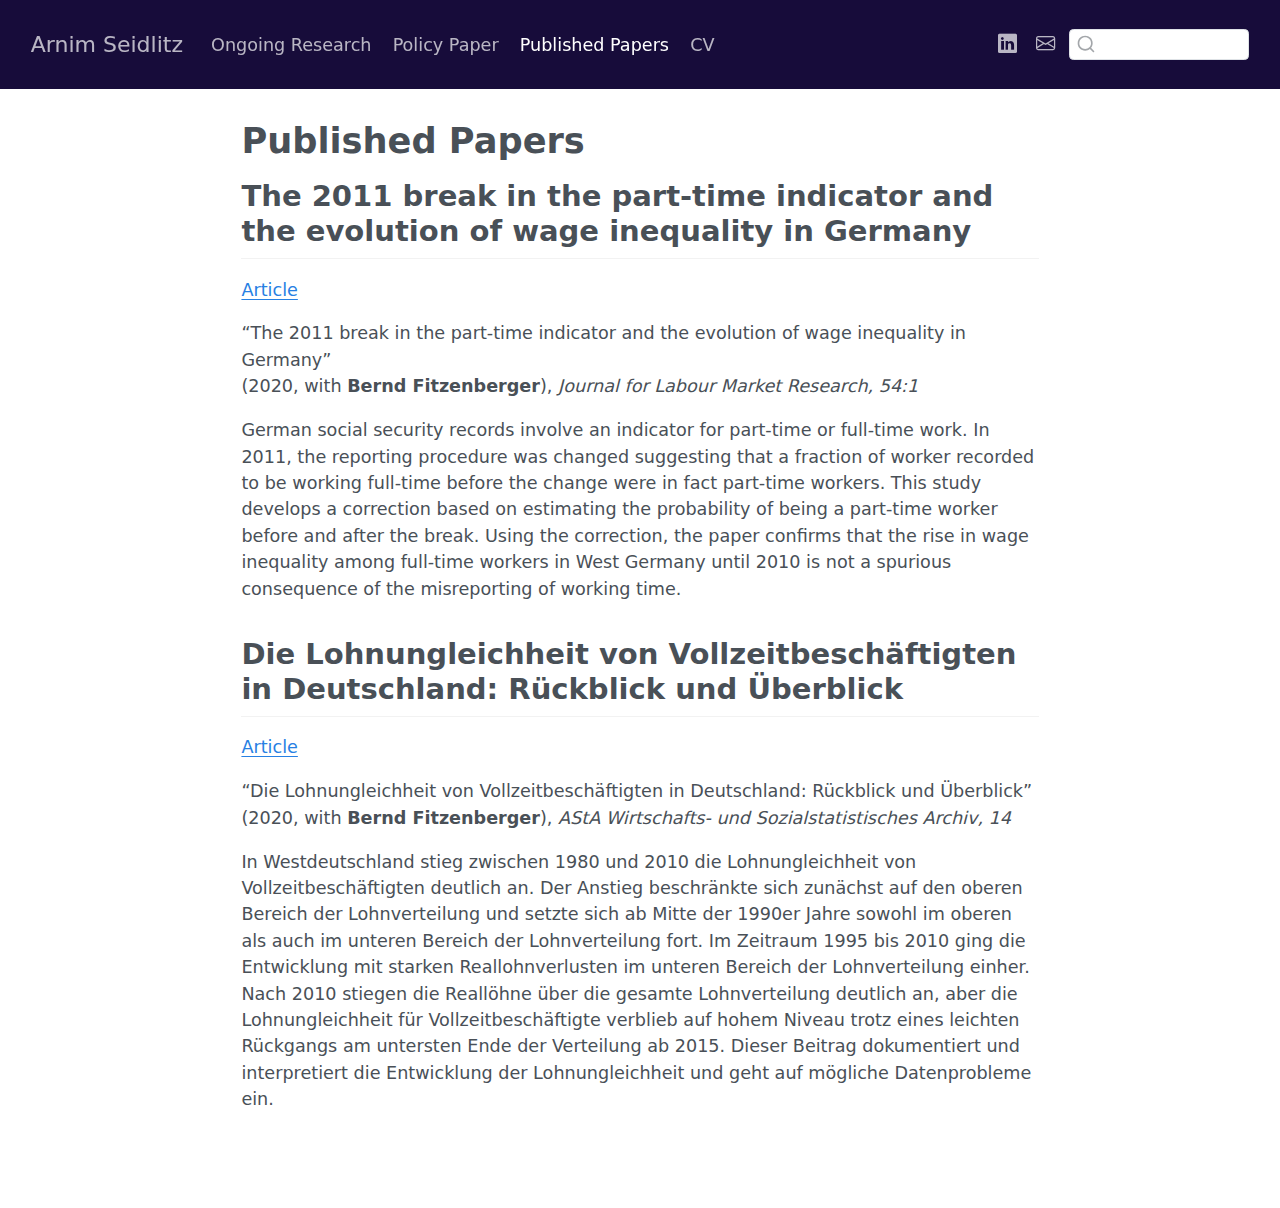
<file: docs/published_papers/index.html>
<!DOCTYPE html>
<html xmlns="http://www.w3.org/1999/xhtml" lang="en" xml:lang="en"><head>

<meta charset="utf-8">
<meta name="generator" content="quarto-1.6.42">

<meta name="viewport" content="width=device-width, initial-scale=1.0, user-scalable=yes">


<title>Published Papers – Arnim Seidlitz</title>
<style>
code{white-space: pre-wrap;}
span.smallcaps{font-variant: small-caps;}
div.columns{display: flex; gap: min(4vw, 1.5em);}
div.column{flex: auto; overflow-x: auto;}
div.hanging-indent{margin-left: 1.5em; text-indent: -1.5em;}
ul.task-list{list-style: none;}
ul.task-list li input[type="checkbox"] {
  width: 0.8em;
  margin: 0 0.8em 0.2em -1em; /* quarto-specific, see https://github.com/quarto-dev/quarto-cli/issues/4556 */ 
  vertical-align: middle;
}
</style>


<script src="../site_libs/quarto-nav/quarto-nav.js"></script>
<script src="../site_libs/quarto-nav/headroom.min.js"></script>
<script src="../site_libs/clipboard/clipboard.min.js"></script>
<script src="../site_libs/quarto-search/autocomplete.umd.js"></script>
<script src="../site_libs/quarto-search/fuse.min.js"></script>
<script src="../site_libs/quarto-search/quarto-search.js"></script>
<meta name="quarto:offset" content="../">
<script src="../site_libs/quarto-html/quarto.js"></script>
<script src="../site_libs/quarto-html/popper.min.js"></script>
<script src="../site_libs/quarto-html/tippy.umd.min.js"></script>
<script src="../site_libs/quarto-html/anchor.min.js"></script>
<link href="../site_libs/quarto-html/tippy.css" rel="stylesheet">
<link href="../site_libs/quarto-html/quarto-syntax-highlighting-2f5df379a58b258e96c21c0638c20c03.css" rel="stylesheet" id="quarto-text-highlighting-styles">
<script src="../site_libs/bootstrap/bootstrap.min.js"></script>
<link href="../site_libs/bootstrap/bootstrap-icons.css" rel="stylesheet">
<link href="../site_libs/bootstrap/bootstrap-ad6d1f231f4b9231126d8339fd5ede8f.min.css" rel="stylesheet" append-hash="true" id="quarto-bootstrap" data-mode="light">
<script id="quarto-search-options" type="application/json">{
  "location": "navbar",
  "copy-button": false,
  "collapse-after": 3,
  "panel-placement": "end",
  "type": "textbox",
  "limit": 50,
  "keyboard-shortcut": [
    "f",
    "/",
    "s"
  ],
  "language": {
    "search-no-results-text": "No results",
    "search-matching-documents-text": "matching documents",
    "search-copy-link-title": "Copy link to search",
    "search-hide-matches-text": "Hide additional matches",
    "search-more-match-text": "more match in this document",
    "search-more-matches-text": "more matches in this document",
    "search-clear-button-title": "Clear",
    "search-text-placeholder": "",
    "search-detached-cancel-button-title": "Cancel",
    "search-submit-button-title": "Submit",
    "search-label": "Search"
  }
}</script>


</head>

<body class="nav-fixed fullcontent">

<div id="quarto-search-results"></div>
  <header id="quarto-header" class="headroom fixed-top">
    <nav class="navbar navbar-expand-lg " data-bs-theme="dark">
      <div class="navbar-container container-fluid">
      <div class="navbar-brand-container mx-auto">
    <a class="navbar-brand" href="../index.html">
    <span class="navbar-title">Arnim Seidlitz</span>
    </a>
  </div>
            <div id="quarto-search" class="" title="Search"></div>
          <button class="navbar-toggler" type="button" data-bs-toggle="collapse" data-bs-target="#navbarCollapse" aria-controls="navbarCollapse" role="menu" aria-expanded="false" aria-label="Toggle navigation" onclick="if (window.quartoToggleHeadroom) { window.quartoToggleHeadroom(); }">
  <span class="navbar-toggler-icon"></span>
</button>
          <div class="collapse navbar-collapse" id="navbarCollapse">
            <ul class="navbar-nav navbar-nav-scroll me-auto">
  <li class="nav-item">
    <a class="nav-link" href="../ongoing_research/index.html"> 
<span class="menu-text">Ongoing Research</span></a>
  </li>  
  <li class="nav-item">
    <a class="nav-link" href="../policy_papers/index.html"> 
<span class="menu-text">Policy Paper</span></a>
  </li>  
  <li class="nav-item">
    <a class="nav-link active" href="../published_papers/index.html" aria-current="page"> 
<span class="menu-text">Published Papers</span></a>
  </li>  
  <li class="nav-item">
    <a class="nav-link" href="../cv/index.html"> 
<span class="menu-text">CV</span></a>
  </li>  
</ul>
            <ul class="navbar-nav navbar-nav-scroll ms-auto">
  <li class="nav-item compact">
    <a class="nav-link" href="https://www.linkedin.com/in/arnim-seidlitz-846ab32a1/"> <i class="bi bi-linkedin" role="img">
</i> 
<span class="menu-text"></span></a>
  </li>  
  <li class="nav-item compact">
    <a class="nav-link" href="mailto:arnim.seidlitz@iab.de"> <i class="bi bi-envelope" role="img" aria-label="email">
</i> 
<span class="menu-text"></span></a>
  </li>  
</ul>
          </div> <!-- /navcollapse -->
            <div class="quarto-navbar-tools">
</div>
      </div> <!-- /container-fluid -->
    </nav>
</header>
<!-- content -->
<div id="quarto-content" class="quarto-container page-columns page-rows-contents page-layout-article page-navbar">
<!-- sidebar -->
<!-- margin-sidebar -->
    
<!-- main -->
<main class="content" id="quarto-document-content">

<header id="title-block-header" class="quarto-title-block default">
<div class="quarto-title">
<h1 class="title">Published Papers</h1>
</div>



<div class="quarto-title-meta">

    
  
    
  </div>
  


</header>


<section id="the-2011-break-in-the-part-time-indicator-and-the-evolution-of-wage-inequality-in-germany" class="level2">
<h2 class="anchored" data-anchor-id="the-2011-break-in-the-part-time-indicator-and-the-evolution-of-wage-inequality-in-germany">The 2011 break in the part-time indicator and the evolution of wage inequality in Germany</h2>
<p><a href="https://labourmarketresearch.springeropen.com/articles/10.1186/s12651-019-0265-0" target="_blank"> Article</a></p>
<p>“The 2011 break in the part-time indicator and the evolution of wage inequality in Germany” <br> (2020, with <strong>Bernd Fitzenberger</strong>), <em>Journal for Labour Market Research, 54:1</em></p>
<p>German social security records involve an indicator for part-time or full-time work. In 2011, the reporting procedure was changed suggesting that a fraction of worker recorded to be working full-time before the change were in fact part-time workers. This study develops a correction based on estimating the probability of being a part-time worker before and after the break. Using the correction, the paper confirms that the rise in wage inequality among full-time workers in West Germany until 2010 is not a spurious consequence of the misreporting of working time.</p>
</section>
<section id="die-lohnungleichheit-von-vollzeitbeschäftigten-in-deutschland-rückblick-und-überblick" class="level2">
<h2 class="anchored" data-anchor-id="die-lohnungleichheit-von-vollzeitbeschäftigten-in-deutschland-rückblick-und-überblick">Die Lohnungleichheit von Vollzeitbeschäftigten in Deutschland: Rückblick und Überblick</h2>
<p><a href="https://link.springer.com/article/10.1007/s11943-020-00273-w" target="_blank"> Article</a></p>
<p>“Die Lohnungleichheit von Vollzeitbeschäftigten in Deutschland: Rückblick und Überblick” <br> (2020, with <strong>Bernd Fitzenberger</strong>), <em>AStA Wirtschafts- und Sozialstatistisches Archiv, 14</em></p>
<p>In Westdeutschland stieg zwischen 1980 und 2010 die Lohnungleichheit von Vollzeitbeschäftigten deutlich an. Der Anstieg beschränkte sich zunächst auf den oberen Bereich der Lohnverteilung und setzte sich ab Mitte der 1990er Jahre sowohl im oberen als auch im unteren Bereich der Lohnverteilung fort. Im Zeitraum 1995 bis 2010 ging die Entwicklung mit starken Reallohnverlusten im unteren Bereich der Lohnverteilung einher. Nach 2010 stiegen die Reallöhne über die gesamte Lohnverteilung deutlich an, aber die Lohnungleichheit für Vollzeitbeschäftigte verblieb auf hohem Niveau trotz eines leichten Rückgangs am untersten Ende der Verteilung ab 2015. Dieser Beitrag dokumentiert und interpretiert die Entwicklung der Lohnungleichheit und geht auf mögliche Datenprobleme ein.</p>


</section>

</main> <!-- /main -->
<script id="quarto-html-after-body" type="application/javascript">
window.document.addEventListener("DOMContentLoaded", function (event) {
  const toggleBodyColorMode = (bsSheetEl) => {
    const mode = bsSheetEl.getAttribute("data-mode");
    const bodyEl = window.document.querySelector("body");
    if (mode === "dark") {
      bodyEl.classList.add("quarto-dark");
      bodyEl.classList.remove("quarto-light");
    } else {
      bodyEl.classList.add("quarto-light");
      bodyEl.classList.remove("quarto-dark");
    }
  }
  const toggleBodyColorPrimary = () => {
    const bsSheetEl = window.document.querySelector("link#quarto-bootstrap");
    if (bsSheetEl) {
      toggleBodyColorMode(bsSheetEl);
    }
  }
  toggleBodyColorPrimary();  
  const icon = "";
  const anchorJS = new window.AnchorJS();
  anchorJS.options = {
    placement: 'right',
    icon: icon
  };
  anchorJS.add('.anchored');
  const isCodeAnnotation = (el) => {
    for (const clz of el.classList) {
      if (clz.startsWith('code-annotation-')) {                     
        return true;
      }
    }
    return false;
  }
  const onCopySuccess = function(e) {
    // button target
    const button = e.trigger;
    // don't keep focus
    button.blur();
    // flash "checked"
    button.classList.add('code-copy-button-checked');
    var currentTitle = button.getAttribute("title");
    button.setAttribute("title", "Copied!");
    let tooltip;
    if (window.bootstrap) {
      button.setAttribute("data-bs-toggle", "tooltip");
      button.setAttribute("data-bs-placement", "left");
      button.setAttribute("data-bs-title", "Copied!");
      tooltip = new bootstrap.Tooltip(button, 
        { trigger: "manual", 
          customClass: "code-copy-button-tooltip",
          offset: [0, -8]});
      tooltip.show();    
    }
    setTimeout(function() {
      if (tooltip) {
        tooltip.hide();
        button.removeAttribute("data-bs-title");
        button.removeAttribute("data-bs-toggle");
        button.removeAttribute("data-bs-placement");
      }
      button.setAttribute("title", currentTitle);
      button.classList.remove('code-copy-button-checked');
    }, 1000);
    // clear code selection
    e.clearSelection();
  }
  const getTextToCopy = function(trigger) {
      const codeEl = trigger.previousElementSibling.cloneNode(true);
      for (const childEl of codeEl.children) {
        if (isCodeAnnotation(childEl)) {
          childEl.remove();
        }
      }
      return codeEl.innerText;
  }
  const clipboard = new window.ClipboardJS('.code-copy-button:not([data-in-quarto-modal])', {
    text: getTextToCopy
  });
  clipboard.on('success', onCopySuccess);
  if (window.document.getElementById('quarto-embedded-source-code-modal')) {
    const clipboardModal = new window.ClipboardJS('.code-copy-button[data-in-quarto-modal]', {
      text: getTextToCopy,
      container: window.document.getElementById('quarto-embedded-source-code-modal')
    });
    clipboardModal.on('success', onCopySuccess);
  }
    var localhostRegex = new RegExp(/^(?:http|https):\/\/localhost\:?[0-9]*\//);
    var mailtoRegex = new RegExp(/^mailto:/);
      var filterRegex = new RegExp('/' + window.location.host + '/');
    var isInternal = (href) => {
        return filterRegex.test(href) || localhostRegex.test(href) || mailtoRegex.test(href);
    }
    // Inspect non-navigation links and adorn them if external
 	var links = window.document.querySelectorAll('a[href]:not(.nav-link):not(.navbar-brand):not(.toc-action):not(.sidebar-link):not(.sidebar-item-toggle):not(.pagination-link):not(.no-external):not([aria-hidden]):not(.dropdown-item):not(.quarto-navigation-tool):not(.about-link)');
    for (var i=0; i<links.length; i++) {
      const link = links[i];
      if (!isInternal(link.href)) {
        // undo the damage that might have been done by quarto-nav.js in the case of
        // links that we want to consider external
        if (link.dataset.originalHref !== undefined) {
          link.href = link.dataset.originalHref;
        }
      }
    }
  function tippyHover(el, contentFn, onTriggerFn, onUntriggerFn) {
    const config = {
      allowHTML: true,
      maxWidth: 500,
      delay: 100,
      arrow: false,
      appendTo: function(el) {
          return el.parentElement;
      },
      interactive: true,
      interactiveBorder: 10,
      theme: 'quarto',
      placement: 'bottom-start',
    };
    if (contentFn) {
      config.content = contentFn;
    }
    if (onTriggerFn) {
      config.onTrigger = onTriggerFn;
    }
    if (onUntriggerFn) {
      config.onUntrigger = onUntriggerFn;
    }
    window.tippy(el, config); 
  }
  const noterefs = window.document.querySelectorAll('a[role="doc-noteref"]');
  for (var i=0; i<noterefs.length; i++) {
    const ref = noterefs[i];
    tippyHover(ref, function() {
      // use id or data attribute instead here
      let href = ref.getAttribute('data-footnote-href') || ref.getAttribute('href');
      try { href = new URL(href).hash; } catch {}
      const id = href.replace(/^#\/?/, "");
      const note = window.document.getElementById(id);
      if (note) {
        return note.innerHTML;
      } else {
        return "";
      }
    });
  }
  const xrefs = window.document.querySelectorAll('a.quarto-xref');
  const processXRef = (id, note) => {
    // Strip column container classes
    const stripColumnClz = (el) => {
      el.classList.remove("page-full", "page-columns");
      if (el.children) {
        for (const child of el.children) {
          stripColumnClz(child);
        }
      }
    }
    stripColumnClz(note)
    if (id === null || id.startsWith('sec-')) {
      // Special case sections, only their first couple elements
      const container = document.createElement("div");
      if (note.children && note.children.length > 2) {
        container.appendChild(note.children[0].cloneNode(true));
        for (let i = 1; i < note.children.length; i++) {
          const child = note.children[i];
          if (child.tagName === "P" && child.innerText === "") {
            continue;
          } else {
            container.appendChild(child.cloneNode(true));
            break;
          }
        }
        if (window.Quarto?.typesetMath) {
          window.Quarto.typesetMath(container);
        }
        return container.innerHTML
      } else {
        if (window.Quarto?.typesetMath) {
          window.Quarto.typesetMath(note);
        }
        return note.innerHTML;
      }
    } else {
      // Remove any anchor links if they are present
      const anchorLink = note.querySelector('a.anchorjs-link');
      if (anchorLink) {
        anchorLink.remove();
      }
      if (window.Quarto?.typesetMath) {
        window.Quarto.typesetMath(note);
      }
      if (note.classList.contains("callout")) {
        return note.outerHTML;
      } else {
        return note.innerHTML;
      }
    }
  }
  for (var i=0; i<xrefs.length; i++) {
    const xref = xrefs[i];
    tippyHover(xref, undefined, function(instance) {
      instance.disable();
      let url = xref.getAttribute('href');
      let hash = undefined; 
      if (url.startsWith('#')) {
        hash = url;
      } else {
        try { hash = new URL(url).hash; } catch {}
      }
      if (hash) {
        const id = hash.replace(/^#\/?/, "");
        const note = window.document.getElementById(id);
        if (note !== null) {
          try {
            const html = processXRef(id, note.cloneNode(true));
            instance.setContent(html);
          } finally {
            instance.enable();
            instance.show();
          }
        } else {
          // See if we can fetch this
          fetch(url.split('#')[0])
          .then(res => res.text())
          .then(html => {
            const parser = new DOMParser();
            const htmlDoc = parser.parseFromString(html, "text/html");
            const note = htmlDoc.getElementById(id);
            if (note !== null) {
              const html = processXRef(id, note);
              instance.setContent(html);
            } 
          }).finally(() => {
            instance.enable();
            instance.show();
          });
        }
      } else {
        // See if we can fetch a full url (with no hash to target)
        // This is a special case and we should probably do some content thinning / targeting
        fetch(url)
        .then(res => res.text())
        .then(html => {
          const parser = new DOMParser();
          const htmlDoc = parser.parseFromString(html, "text/html");
          const note = htmlDoc.querySelector('main.content');
          if (note !== null) {
            // This should only happen for chapter cross references
            // (since there is no id in the URL)
            // remove the first header
            if (note.children.length > 0 && note.children[0].tagName === "HEADER") {
              note.children[0].remove();
            }
            const html = processXRef(null, note);
            instance.setContent(html);
          } 
        }).finally(() => {
          instance.enable();
          instance.show();
        });
      }
    }, function(instance) {
    });
  }
      let selectedAnnoteEl;
      const selectorForAnnotation = ( cell, annotation) => {
        let cellAttr = 'data-code-cell="' + cell + '"';
        let lineAttr = 'data-code-annotation="' +  annotation + '"';
        const selector = 'span[' + cellAttr + '][' + lineAttr + ']';
        return selector;
      }
      const selectCodeLines = (annoteEl) => {
        const doc = window.document;
        const targetCell = annoteEl.getAttribute("data-target-cell");
        const targetAnnotation = annoteEl.getAttribute("data-target-annotation");
        const annoteSpan = window.document.querySelector(selectorForAnnotation(targetCell, targetAnnotation));
        const lines = annoteSpan.getAttribute("data-code-lines").split(",");
        const lineIds = lines.map((line) => {
          return targetCell + "-" + line;
        })
        let top = null;
        let height = null;
        let parent = null;
        if (lineIds.length > 0) {
            //compute the position of the single el (top and bottom and make a div)
            const el = window.document.getElementById(lineIds[0]);
            top = el.offsetTop;
            height = el.offsetHeight;
            parent = el.parentElement.parentElement;
          if (lineIds.length > 1) {
            const lastEl = window.document.getElementById(lineIds[lineIds.length - 1]);
            const bottom = lastEl.offsetTop + lastEl.offsetHeight;
            height = bottom - top;
          }
          if (top !== null && height !== null && parent !== null) {
            // cook up a div (if necessary) and position it 
            let div = window.document.getElementById("code-annotation-line-highlight");
            if (div === null) {
              div = window.document.createElement("div");
              div.setAttribute("id", "code-annotation-line-highlight");
              div.style.position = 'absolute';
              parent.appendChild(div);
            }
            div.style.top = top - 2 + "px";
            div.style.height = height + 4 + "px";
            div.style.left = 0;
            let gutterDiv = window.document.getElementById("code-annotation-line-highlight-gutter");
            if (gutterDiv === null) {
              gutterDiv = window.document.createElement("div");
              gutterDiv.setAttribute("id", "code-annotation-line-highlight-gutter");
              gutterDiv.style.position = 'absolute';
              const codeCell = window.document.getElementById(targetCell);
              const gutter = codeCell.querySelector('.code-annotation-gutter');
              gutter.appendChild(gutterDiv);
            }
            gutterDiv.style.top = top - 2 + "px";
            gutterDiv.style.height = height + 4 + "px";
          }
          selectedAnnoteEl = annoteEl;
        }
      };
      const unselectCodeLines = () => {
        const elementsIds = ["code-annotation-line-highlight", "code-annotation-line-highlight-gutter"];
        elementsIds.forEach((elId) => {
          const div = window.document.getElementById(elId);
          if (div) {
            div.remove();
          }
        });
        selectedAnnoteEl = undefined;
      };
        // Handle positioning of the toggle
    window.addEventListener(
      "resize",
      throttle(() => {
        elRect = undefined;
        if (selectedAnnoteEl) {
          selectCodeLines(selectedAnnoteEl);
        }
      }, 10)
    );
    function throttle(fn, ms) {
    let throttle = false;
    let timer;
      return (...args) => {
        if(!throttle) { // first call gets through
            fn.apply(this, args);
            throttle = true;
        } else { // all the others get throttled
            if(timer) clearTimeout(timer); // cancel #2
            timer = setTimeout(() => {
              fn.apply(this, args);
              timer = throttle = false;
            }, ms);
        }
      };
    }
      // Attach click handler to the DT
      const annoteDls = window.document.querySelectorAll('dt[data-target-cell]');
      for (const annoteDlNode of annoteDls) {
        annoteDlNode.addEventListener('click', (event) => {
          const clickedEl = event.target;
          if (clickedEl !== selectedAnnoteEl) {
            unselectCodeLines();
            const activeEl = window.document.querySelector('dt[data-target-cell].code-annotation-active');
            if (activeEl) {
              activeEl.classList.remove('code-annotation-active');
            }
            selectCodeLines(clickedEl);
            clickedEl.classList.add('code-annotation-active');
          } else {
            // Unselect the line
            unselectCodeLines();
            clickedEl.classList.remove('code-annotation-active');
          }
        });
      }
  const findCites = (el) => {
    const parentEl = el.parentElement;
    if (parentEl) {
      const cites = parentEl.dataset.cites;
      if (cites) {
        return {
          el,
          cites: cites.split(' ')
        };
      } else {
        return findCites(el.parentElement)
      }
    } else {
      return undefined;
    }
  };
  var bibliorefs = window.document.querySelectorAll('a[role="doc-biblioref"]');
  for (var i=0; i<bibliorefs.length; i++) {
    const ref = bibliorefs[i];
    const citeInfo = findCites(ref);
    if (citeInfo) {
      tippyHover(citeInfo.el, function() {
        var popup = window.document.createElement('div');
        citeInfo.cites.forEach(function(cite) {
          var citeDiv = window.document.createElement('div');
          citeDiv.classList.add('hanging-indent');
          citeDiv.classList.add('csl-entry');
          var biblioDiv = window.document.getElementById('ref-' + cite);
          if (biblioDiv) {
            citeDiv.innerHTML = biblioDiv.innerHTML;
          }
          popup.appendChild(citeDiv);
        });
        return popup.innerHTML;
      });
    }
  }
});
</script>
</div> <!-- /content -->




</body></html>
</file>
<file: docs/site_libs/quarto-html/tippy.css>
.tippy-box[data-animation=fade][data-state=hidden]{opacity:0}[data-tippy-root]{max-width:calc(100vw - 10px)}.tippy-box{position:relative;background-color:#333;color:#fff;border-radius:4px;font-size:14px;line-height:1.4;white-space:normal;outline:0;transition-property:transform,visibility,opacity}.tippy-box[data-placement^=top]>.tippy-arrow{bottom:0}.tippy-box[data-placement^=top]>.tippy-arrow:before{bottom:-7px;left:0;border-width:8px 8px 0;border-top-color:initial;transform-origin:center top}.tippy-box[data-placement^=bottom]>.tippy-arrow{top:0}.tippy-box[data-placement^=bottom]>.tippy-arrow:before{top:-7px;left:0;border-width:0 8px 8px;border-bottom-color:initial;transform-origin:center bottom}.tippy-box[data-placement^=left]>.tippy-arrow{right:0}.tippy-box[data-placement^=left]>.tippy-arrow:before{border-width:8px 0 8px 8px;border-left-color:initial;right:-7px;transform-origin:center left}.tippy-box[data-placement^=right]>.tippy-arrow{left:0}.tippy-box[data-placement^=right]>.tippy-arrow:before{left:-7px;border-width:8px 8px 8px 0;border-right-color:initial;transform-origin:center right}.tippy-box[data-inertia][data-state=visible]{transition-timing-function:cubic-bezier(.54,1.5,.38,1.11)}.tippy-arrow{width:16px;height:16px;color:#333}.tippy-arrow:before{content:"";position:absolute;border-color:transparent;border-style:solid}.tippy-content{position:relative;padding:5px 9px;z-index:1}
</file>
<file: docs/site_libs/quarto-html/quarto-syntax-highlighting-2f5df379a58b258e96c21c0638c20c03.css>
/* quarto syntax highlight colors */
:root {
  --quarto-hl-ot-color: #003B4F;
  --quarto-hl-at-color: #657422;
  --quarto-hl-ss-color: #20794D;
  --quarto-hl-an-color: #5E5E5E;
  --quarto-hl-fu-color: #4758AB;
  --quarto-hl-st-color: #20794D;
  --quarto-hl-cf-color: #003B4F;
  --quarto-hl-op-color: #5E5E5E;
  --quarto-hl-er-color: #AD0000;
  --quarto-hl-bn-color: #AD0000;
  --quarto-hl-al-color: #AD0000;
  --quarto-hl-va-color: #111111;
  --quarto-hl-bu-color: inherit;
  --quarto-hl-ex-color: inherit;
  --quarto-hl-pp-color: #AD0000;
  --quarto-hl-in-color: #5E5E5E;
  --quarto-hl-vs-color: #20794D;
  --quarto-hl-wa-color: #5E5E5E;
  --quarto-hl-do-color: #5E5E5E;
  --quarto-hl-im-color: #00769E;
  --quarto-hl-ch-color: #20794D;
  --quarto-hl-dt-color: #AD0000;
  --quarto-hl-fl-color: #AD0000;
  --quarto-hl-co-color: #5E5E5E;
  --quarto-hl-cv-color: #5E5E5E;
  --quarto-hl-cn-color: #8f5902;
  --quarto-hl-sc-color: #5E5E5E;
  --quarto-hl-dv-color: #AD0000;
  --quarto-hl-kw-color: #003B4F;
}

/* other quarto variables */
:root {
  --quarto-font-monospace: SFMono-Regular, Menlo, Monaco, Consolas, "Liberation Mono", "Courier New", monospace;
}

pre > code.sourceCode > span {
  color: #003B4F;
}

code span {
  color: #003B4F;
}

code.sourceCode > span {
  color: #003B4F;
}

div.sourceCode,
div.sourceCode pre.sourceCode {
  color: #003B4F;
}

code span.ot {
  color: #003B4F;
  font-style: inherit;
}

code span.at {
  color: #657422;
  font-style: inherit;
}

code span.ss {
  color: #20794D;
  font-style: inherit;
}

code span.an {
  color: #5E5E5E;
  font-style: inherit;
}

code span.fu {
  color: #4758AB;
  font-style: inherit;
}

code span.st {
  color: #20794D;
  font-style: inherit;
}

code span.cf {
  color: #003B4F;
  font-weight: bold;
  font-style: inherit;
}

code span.op {
  color: #5E5E5E;
  font-style: inherit;
}

code span.er {
  color: #AD0000;
  font-style: inherit;
}

code span.bn {
  color: #AD0000;
  font-style: inherit;
}

code span.al {
  color: #AD0000;
  font-style: inherit;
}

code span.va {
  color: #111111;
  font-style: inherit;
}

code span.bu {
  font-style: inherit;
}

code span.ex {
  font-style: inherit;
}

code span.pp {
  color: #AD0000;
  font-style: inherit;
}

code span.in {
  color: #5E5E5E;
  font-style: inherit;
}

code span.vs {
  color: #20794D;
  font-style: inherit;
}

code span.wa {
  color: #5E5E5E;
  font-style: italic;
}

code span.do {
  color: #5E5E5E;
  font-style: italic;
}

code span.im {
  color: #00769E;
  font-style: inherit;
}

code span.ch {
  color: #20794D;
  font-style: inherit;
}

code span.dt {
  color: #AD0000;
  font-style: inherit;
}

code span.fl {
  color: #AD0000;
  font-style: inherit;
}

code span.co {
  color: #5E5E5E;
  font-style: inherit;
}

code span.cv {
  color: #5E5E5E;
  font-style: italic;
}

code span.cn {
  color: #8f5902;
  font-style: inherit;
}

code span.sc {
  color: #5E5E5E;
  font-style: inherit;
}

code span.dv {
  color: #AD0000;
  font-style: inherit;
}

code span.kw {
  color: #003B4F;
  font-weight: bold;
  font-style: inherit;
}

.prevent-inlining {
  content: "</";
}

/*# sourceMappingURL=35eb38a806ee71ea6d2563be2308c832.css.map */
</file>
